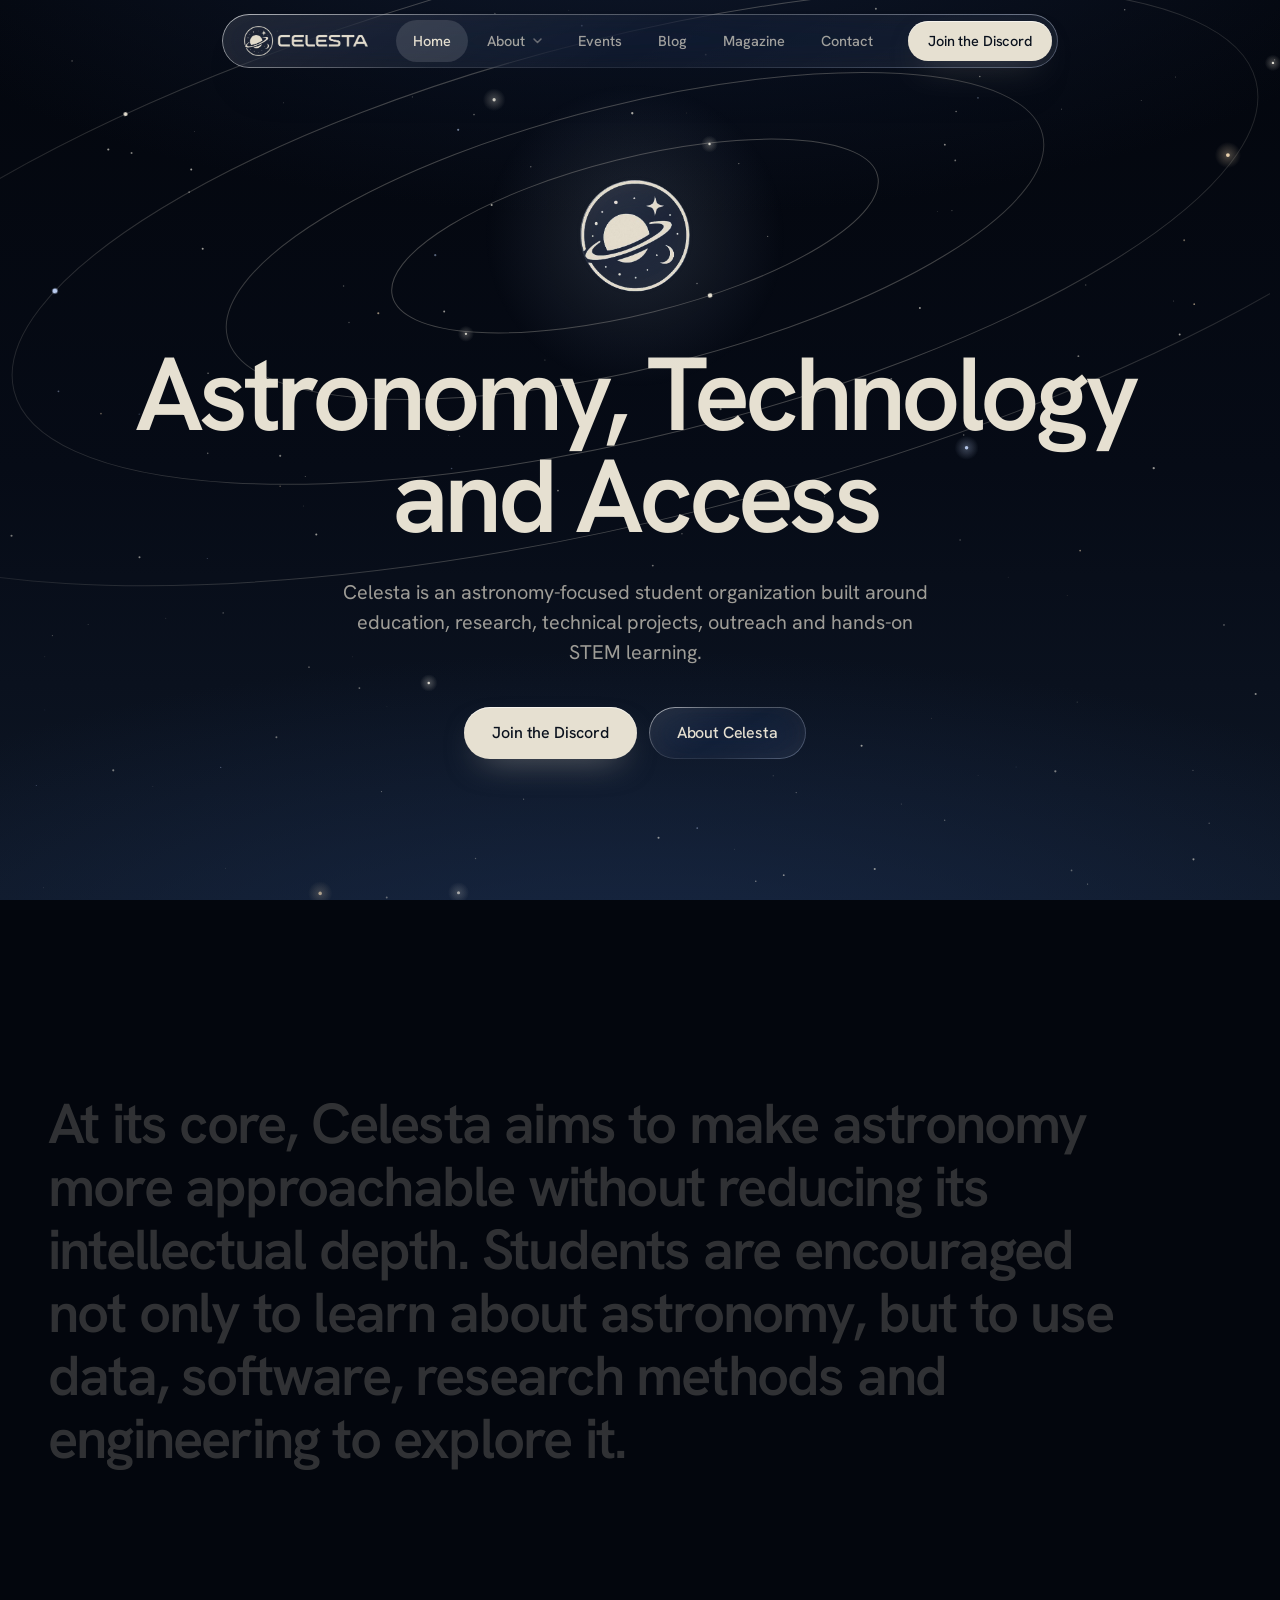
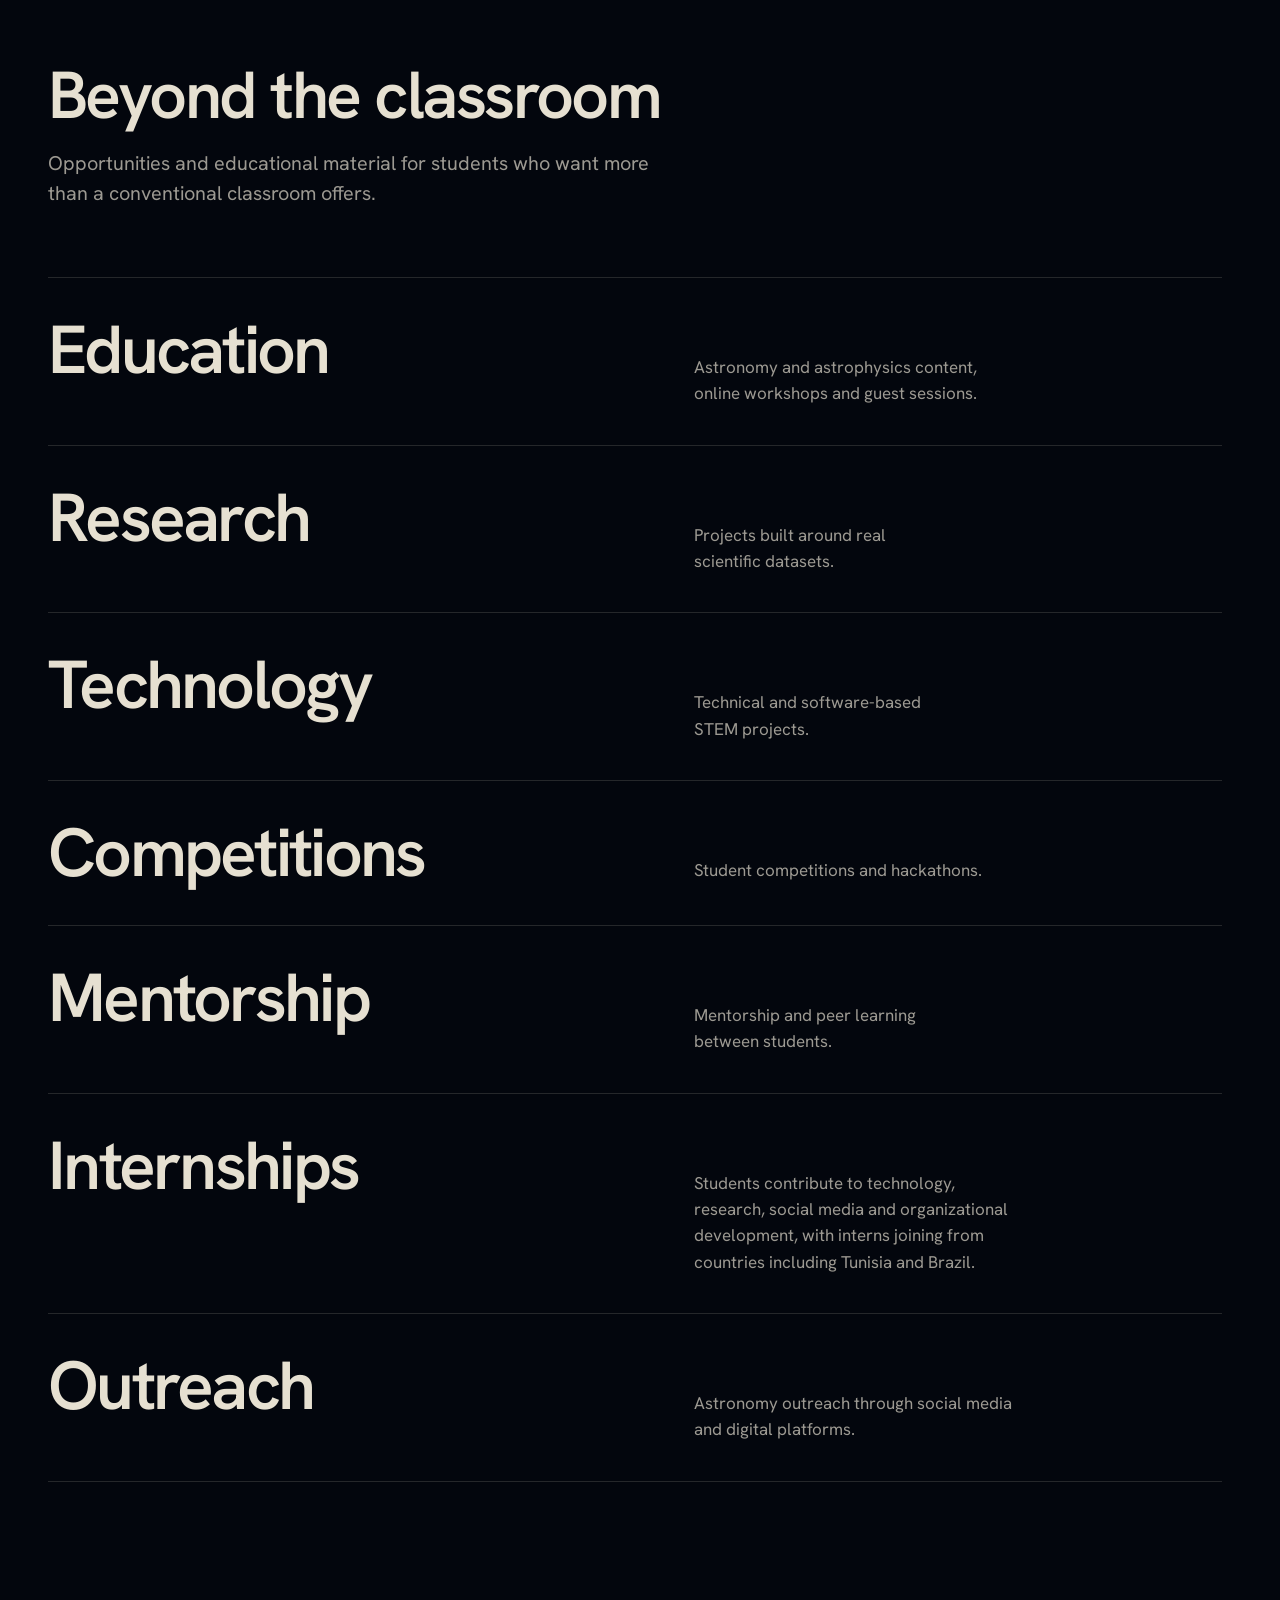
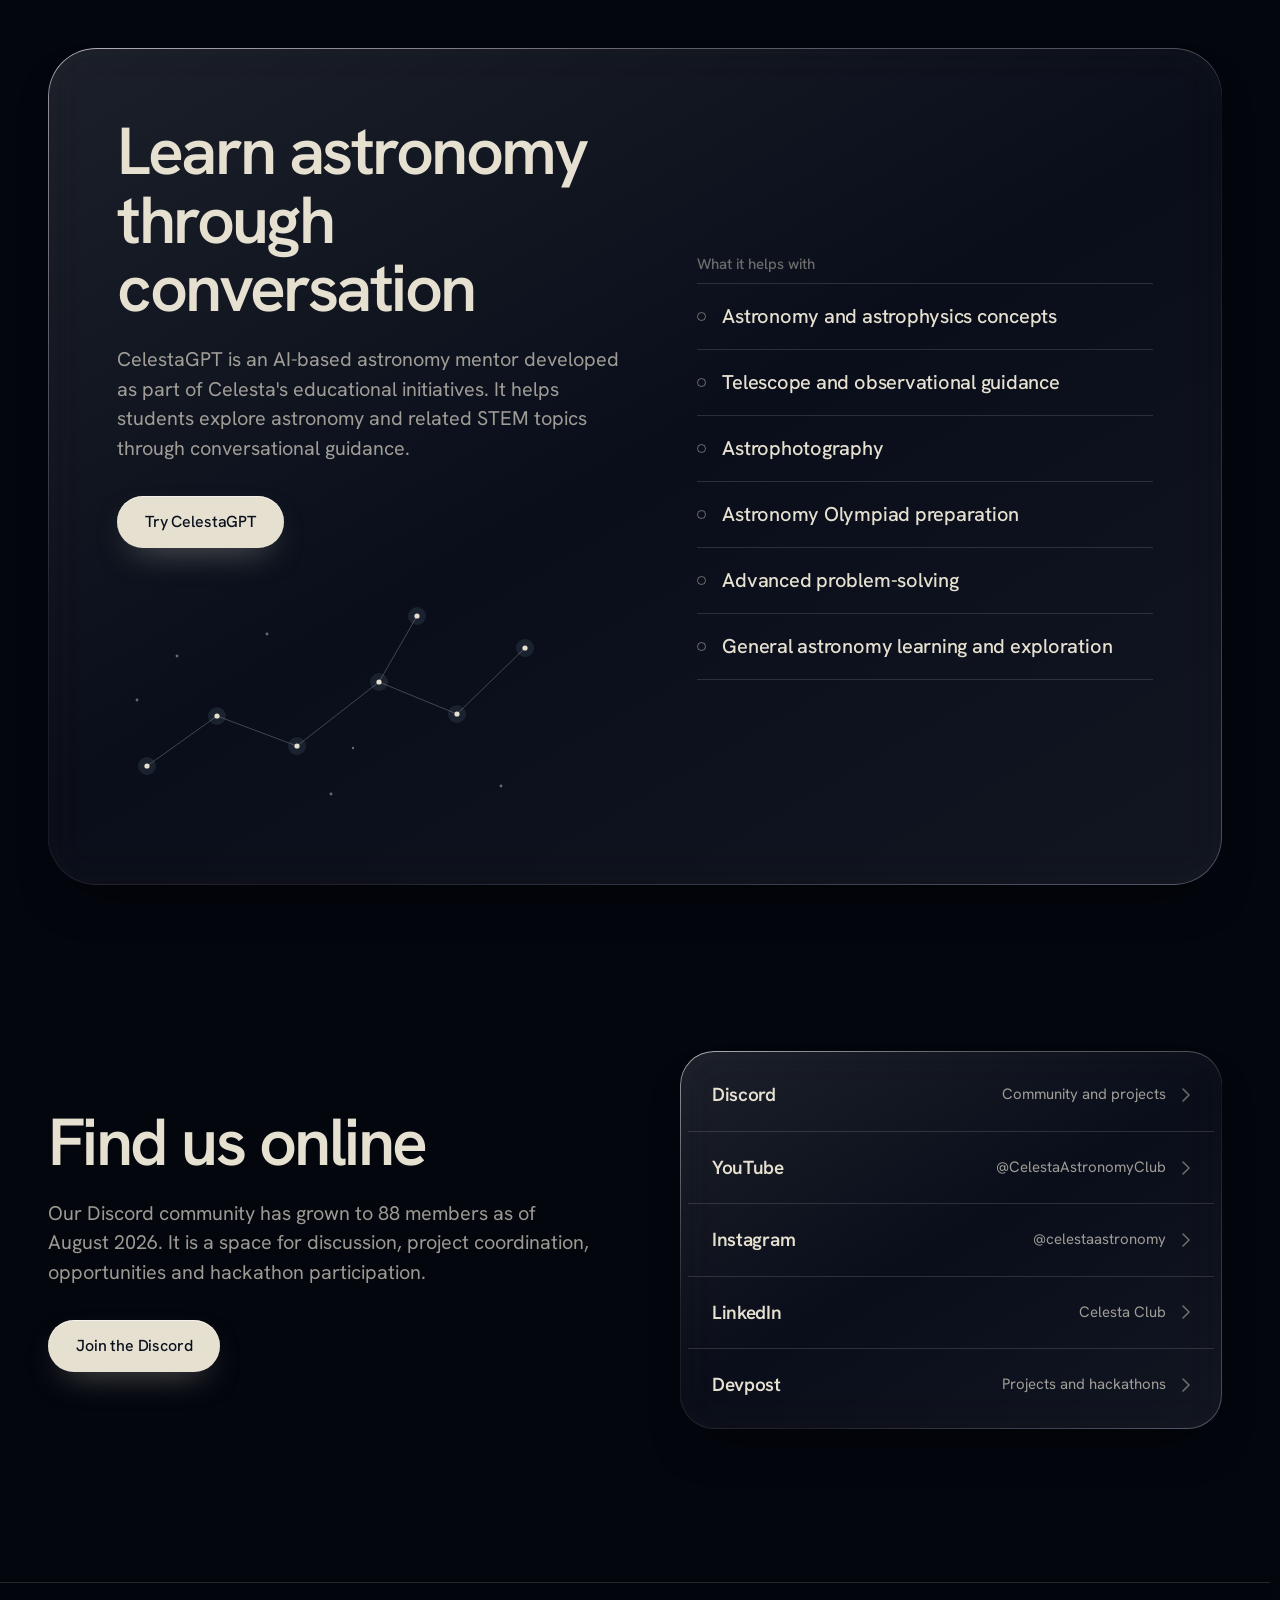
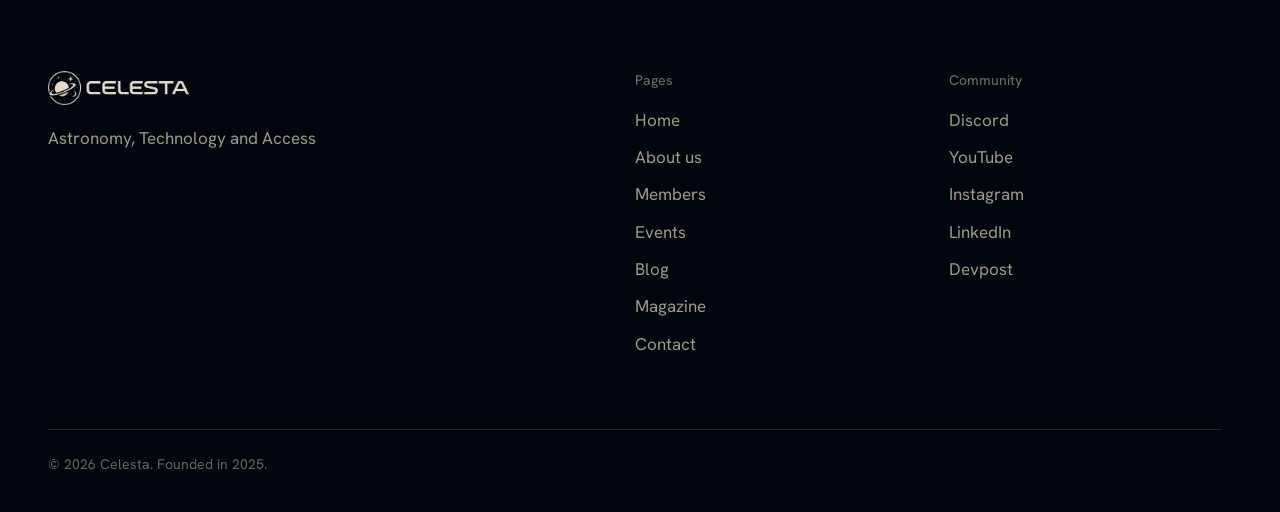
<file: index.html>
<!DOCTYPE html>
<html lang="en">
<head>
  <meta charset="utf-8">
  <meta name="viewport" content="width=device-width, initial-scale=1, viewport-fit=cover">

  <title>Celesta | Astronomy, Technology and Access</title>
  <meta name="description" content="Celesta is an astronomy-focused student organization built around education, research, technical projects, outreach and hands-on STEM learning.">
  <meta name="theme-color" content="#03060d">

  <link rel="icon" href="favicon.ico" sizes="any">
  <link rel="icon" type="image/png" sizes="32x32" href="assets/img/favicon-32.png">
  <link rel="apple-touch-icon" href="assets/img/apple-touch-icon.png">

  <!-- Link previews (WhatsApp, Discord, LinkedIn).
       Once the domain is connected, change the image address below to the full one,
       for example https://yourdomain.org/assets/img/og-image.png -->
  <meta property="og:type" content="website">
  <meta property="og:site_name" content="Celesta">
  <meta property="og:title" content="Celesta | Astronomy, Technology and Access">
  <meta property="og:description" content="A student organization built around astronomy education, research, technical projects, outreach and hands-on STEM learning.">
  <meta property="og:image" content="assets/img/og-image.png">
  <meta name="twitter:card" content="summary_large_image">

  <link rel="stylesheet" href="assets/css/style.css">
  <script src="assets/js/site.js" defer></script>
</head>

<body data-page="home">
  <a class="skip" href="#main">Skip to content</a>

  <!-- Navigation. Built by assets/js/site.js. Change links and pages there. -->
  <header data-layout="header"></header>

  <main id="main">

    <!-- ===== HERO ======================================================= -->
    <section class="hero">
      <div class="hero-inner">

        <div class="emblem">
          <!-- Orbit lines drawn around the emblem. Decorative only. -->
          <svg class="orbits" viewBox="-1100 -520 2200 1040" width="2200" height="1040" aria-hidden="true" focusable="false">
            <defs>
              <radialGradient id="orbit-fade" cx="0" cy="0" r="1000" gradientUnits="userSpaceOnUse">
                <stop offset="0.28" stop-color="#e6e0d1" stop-opacity=".27"/>
                <stop offset="1" stop-color="#e6e0d1" stop-opacity="0"/>
              </radialGradient>
            </defs>
            <g transform="rotate(-14)">
              <ellipse rx="250" ry="78"  pathLength="1"/>
              <ellipse rx="420" ry="132" pathLength="1"/>
              <ellipse rx="640" ry="200" pathLength="1"/>
              <ellipse rx="900" ry="282" pathLength="1"/>

              <circle r="2.3" fill="#e6e0d1">
                <animateMotion dur="70s"  begin="-12s"  repeatCount="indefinite" path="M250 0 A250 78 0 1 1 -250 0 A250 78 0 1 1 250 0"/>
              </circle>
              <circle r="3.2" fill="#e6e0d1">
                <animateMotion dur="110s" begin="-48s"  repeatCount="indefinite" path="M420 0 A420 132 0 1 1 -420 0 A420 132 0 1 1 420 0"/>
              </circle>
              <circle r="2.6" fill="#b9cbef">
                <animateMotion dur="170s" begin="-90s"  repeatCount="indefinite" path="M640 0 A640 200 0 1 1 -640 0 A640 200 0 1 1 640 0"/>
              </circle>
              <circle r="2" fill="#e6e0d1">
                <animateMotion dur="240s" begin="-150s" repeatCount="indefinite" path="M900 0 A900 282 0 1 1 -900 0 A900 282 0 1 1 900 0"/>
              </circle>
            </g>
          </svg>

          <span class="emblem-disc glass" aria-hidden="true"></span>
          <img src="assets/img/logo_transparent.png" alt="Celesta" width="116" height="116" fetchpriority="high">
        </div>

        <h1>Astronomy, Technology <br class="wide">and Access</h1>

        <p class="lead">Celesta is an astronomy-focused student organization built around education, research, technical projects, outreach and hands-on STEM learning.</p>

        <div class="actions">
          <!-- The Discord button hides itself until the invite link is added in assets/js/site.js -->
          <a class="btn btn-primary" data-link="discord" href="#">Join the Discord</a>
          <a class="btn btn-glass glass" href="about.html">About Celesta</a>
        </div>

      </div>
    </section>


    <!-- ===== STATEMENT ================================================== -->
    <!-- The words light up one by one as this paragraph scrolls into view. -->
    <section class="statement">
      <div class="wrap">
        <p class="scrub" data-scrub>At its core, Celesta aims to make astronomy more approachable without reducing its intellectual depth. Students are encouraged not only to learn about astronomy, but to use data, software, research methods and engineering to explore it.</p>
      </div>
    </section>


    <!-- ===== WHAT WE DO ================================================= -->
    <!-- To add a row, copy one <li> below and change the title and the sentence. -->
    <section class="work">
      <div class="wrap">
        <div class="work-head">
          <h2>Beyond the classroom</h2>
          <p class="lead">Opportunities and educational material for students who want more than a conventional classroom offers.</p>
        </div>

        <ul class="index">
          <li>
            <h3>Education</h3>
            <p>Astronomy and astrophysics content, online workshops and guest sessions.</p>
          </li>
          <li>
            <h3>Research</h3>
            <p>Projects built around real scientific datasets.</p>
          </li>
          <li>
            <h3>Technology</h3>
            <p>Technical and software-based STEM projects.</p>
          </li>
          <li>
            <h3>Competitions</h3>
            <p>Student competitions and hackathons.</p>
          </li>
          <li>
            <h3>Mentorship</h3>
            <p>Mentorship and peer learning between students.</p>
          </li>
          <li>
            <h3>Internships</h3>
            <p>Students contribute to technology, research, social media and organizational development, with interns joining from countries including Tunisia and Brazil.</p>
          </li>
          <li>
            <h3>Outreach</h3>
            <p>Astronomy outreach through social media and digital platforms.</p>
          </li>
        </ul>
      </div>
    </section>


    <!-- ===== CELESTAGPT ================================================= -->
    <section class="gpt">
      <div class="wrap">
        <div class="panel glass spot">

          <div class="panel-copy">
            <h2>Learn astronomy through conversation</h2>
            <p class="lead">CelestaGPT is an AI-based astronomy mentor developed as part of Celesta's educational initiatives. It helps students explore astronomy and related STEM topics through conversational guidance.</p>

            <!-- Hides itself until the CelestaGPT link is added in assets/js/site.js -->
            <a class="btn btn-primary" data-link="celestagpt" href="#">Try CelestaGPT</a>

            <!-- Decorative constellation -->
            <svg class="constellation" viewBox="0 0 440 220" aria-hidden="true" focusable="false">
              <line x1="30"  y1="170" x2="100" y2="120"/>
              <line x1="100" y1="120" x2="180" y2="150"/>
              <line x1="180" y1="150" x2="262" y2="86"/>
              <line x1="262" y1="86"  x2="340" y2="118"/>
              <line x1="340" y1="118" x2="408" y2="52"/>
              <line x1="262" y1="86"  x2="300" y2="20"/>
              <g class="halo">
                <circle cx="30" cy="170" r="9"/><circle cx="100" cy="120" r="9"/><circle cx="180" cy="150" r="9"/>
                <circle cx="262" cy="86" r="9"/><circle cx="340" cy="118" r="9"/><circle cx="408" cy="52" r="9"/><circle cx="300" cy="20" r="9"/>
              </g>
              <g class="dot">
                <circle cx="30" cy="170" r="2.6"/><circle cx="100" cy="120" r="2.6"/><circle cx="180" cy="150" r="2.6"/>
                <circle cx="262" cy="86" r="2.6"/><circle cx="340" cy="118" r="2.6"/><circle cx="408" cy="52" r="2.6"/><circle cx="300" cy="20" r="2.6"/>
              </g>
              <g class="dust">
                <circle cx="60" cy="60" r="1.4"/><circle cx="150" cy="38" r="1.4"/><circle cx="214" cy="198" r="1.4"/>
                <circle cx="384" cy="190" r="1.4"/><circle cx="20" cy="104" r="1.4"/><circle cx="236" cy="152" r="1.2"/>
              </g>
            </svg>
          </div>

          <div class="uses-wrap">
            <p class="uses-title">What it helps with</p>
            <ul class="uses">
              <li>Astronomy and astrophysics concepts</li>
              <li>Telescope and observational guidance</li>
              <li>Astrophotography</li>
              <li>Astronomy Olympiad preparation</li>
              <li>Advanced problem-solving</li>
              <li>General astronomy learning and exploration</li>
            </ul>
          </div>

        </div>
      </div>
    </section>


    <!-- ===== COMMUNITY ================================================== -->
    <!-- Member count and date come from assets/js/site.js (discord.members, discord.asOf).
         Each row hides itself until its link is filled in there. -->
    <section class="community">
      <div class="wrap community-grid">

        <div>
          <h2>Find us online</h2>
          <p class="lead">Our Discord community has grown to <span data-site="members">88</span> members as of <span data-site="membersDate">August 2026</span>. It is a space for discussion, project coordination, opportunities and hackathon participation.</p>
          <a class="btn btn-primary" data-link="discord" href="#">Join the Discord</a>
        </div>

        <ul class="rows glass spot">
          <li>
            <a data-link="discord" href="#">
              <span class="r-name">Discord</span>
              <span class="r-meta">Community and projects</span>
              <svg viewBox="0 0 8 14" fill="none" aria-hidden="true"><path d="M1 1l6 6-6 6" stroke="currentColor" stroke-width="1.6" stroke-linecap="round" stroke-linejoin="round"/></svg>
            </a>
          </li>
          <li>
            <a data-link="youtube" href="#">
              <span class="r-name">YouTube</span>
              <span class="r-meta">@CelestaAstronomyClub</span>
              <svg viewBox="0 0 8 14" fill="none" aria-hidden="true"><path d="M1 1l6 6-6 6" stroke="currentColor" stroke-width="1.6" stroke-linecap="round" stroke-linejoin="round"/></svg>
            </a>
          </li>
          <li>
            <a data-link="instagram" href="#">
              <span class="r-name">Instagram</span>
              <span class="r-meta">@celestaastronomy</span>
              <svg viewBox="0 0 8 14" fill="none" aria-hidden="true"><path d="M1 1l6 6-6 6" stroke="currentColor" stroke-width="1.6" stroke-linecap="round" stroke-linejoin="round"/></svg>
            </a>
          </li>
          <li>
            <a data-link="linkedin" href="#">
              <span class="r-name">LinkedIn</span>
              <span class="r-meta">Celesta Club</span>
              <svg viewBox="0 0 8 14" fill="none" aria-hidden="true"><path d="M1 1l6 6-6 6" stroke="currentColor" stroke-width="1.6" stroke-linecap="round" stroke-linejoin="round"/></svg>
            </a>
          </li>
          <li>
            <a data-link="devpost" href="#">
              <span class="r-name">Devpost</span>
              <span class="r-meta">Projects and hackathons</span>
              <svg viewBox="0 0 8 14" fill="none" aria-hidden="true"><path d="M1 1l6 6-6 6" stroke="currentColor" stroke-width="1.6" stroke-linecap="round" stroke-linejoin="round"/></svg>
            </a>
          </li>
        </ul>

      </div>
    </section>

  </main>

  <!-- Footer. Built by assets/js/site.js. -->
  <footer data-layout="footer"></footer>
</body>
</html>
</file>
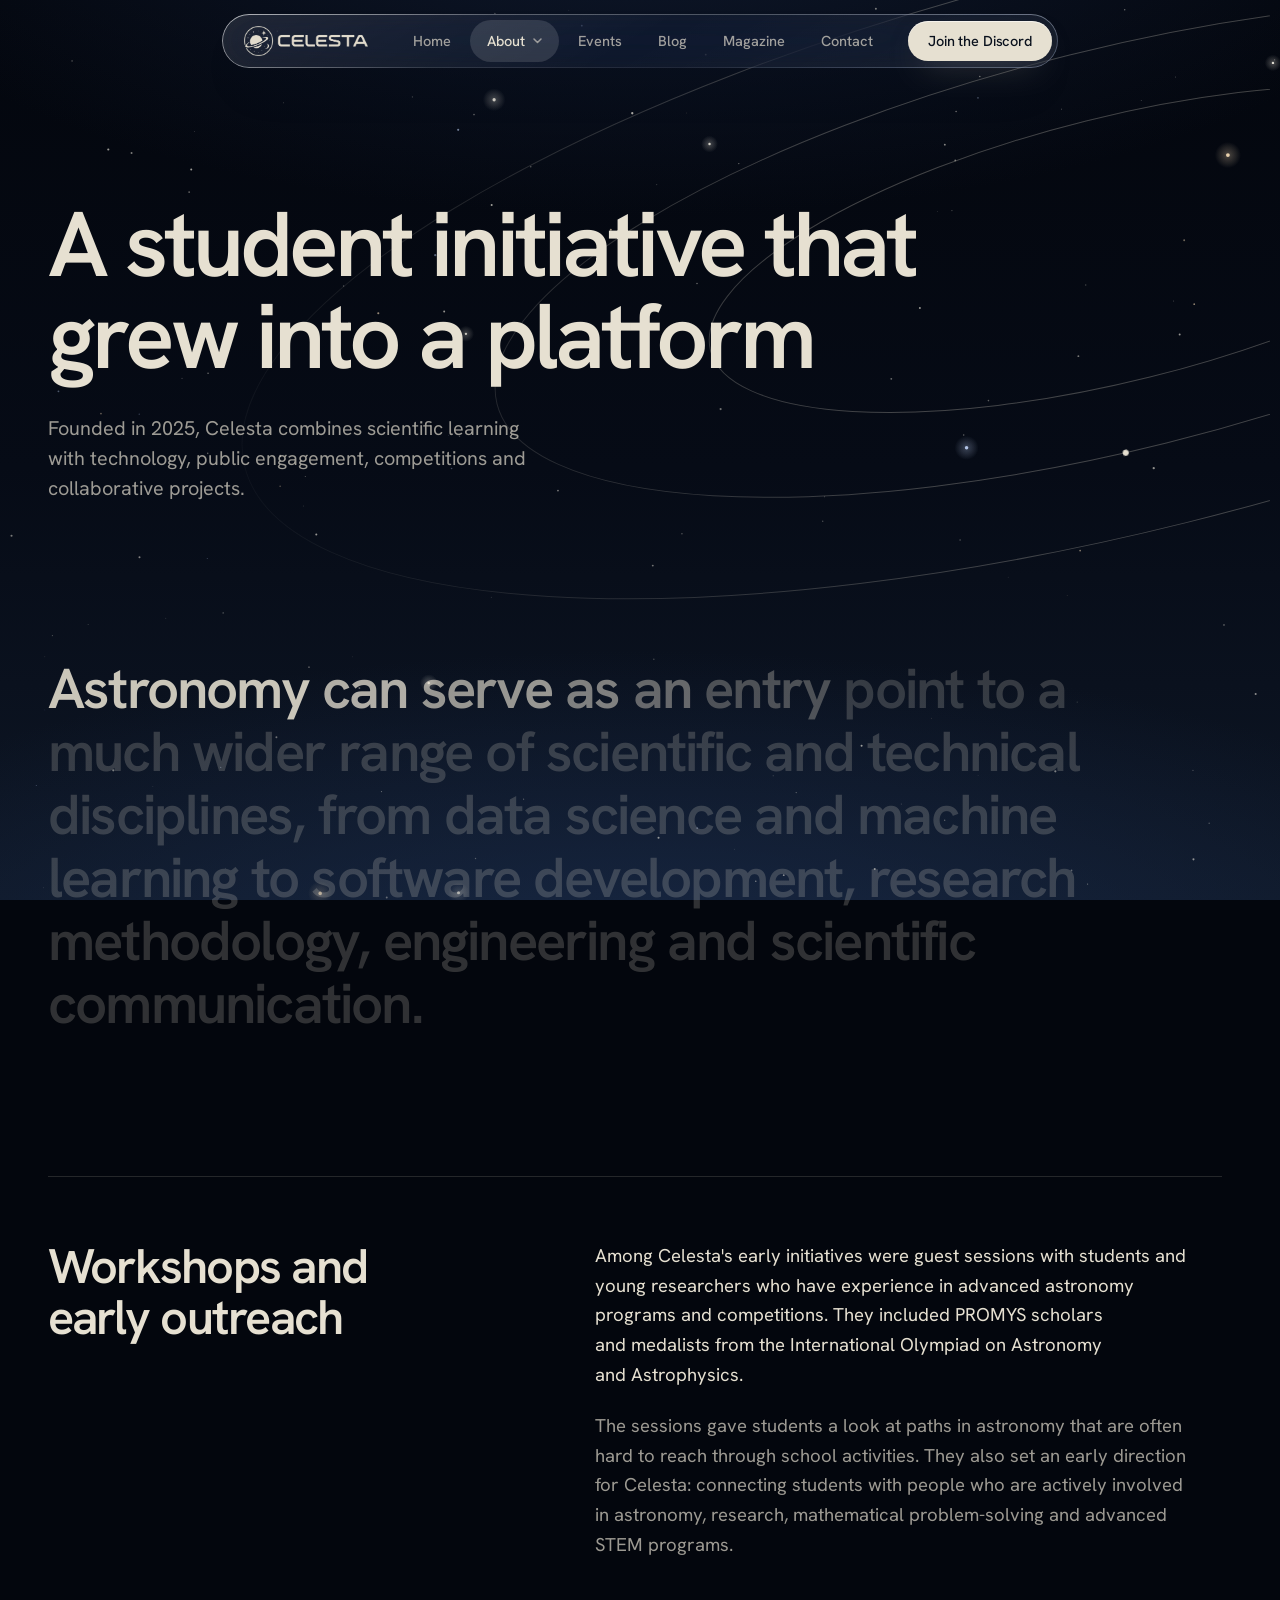
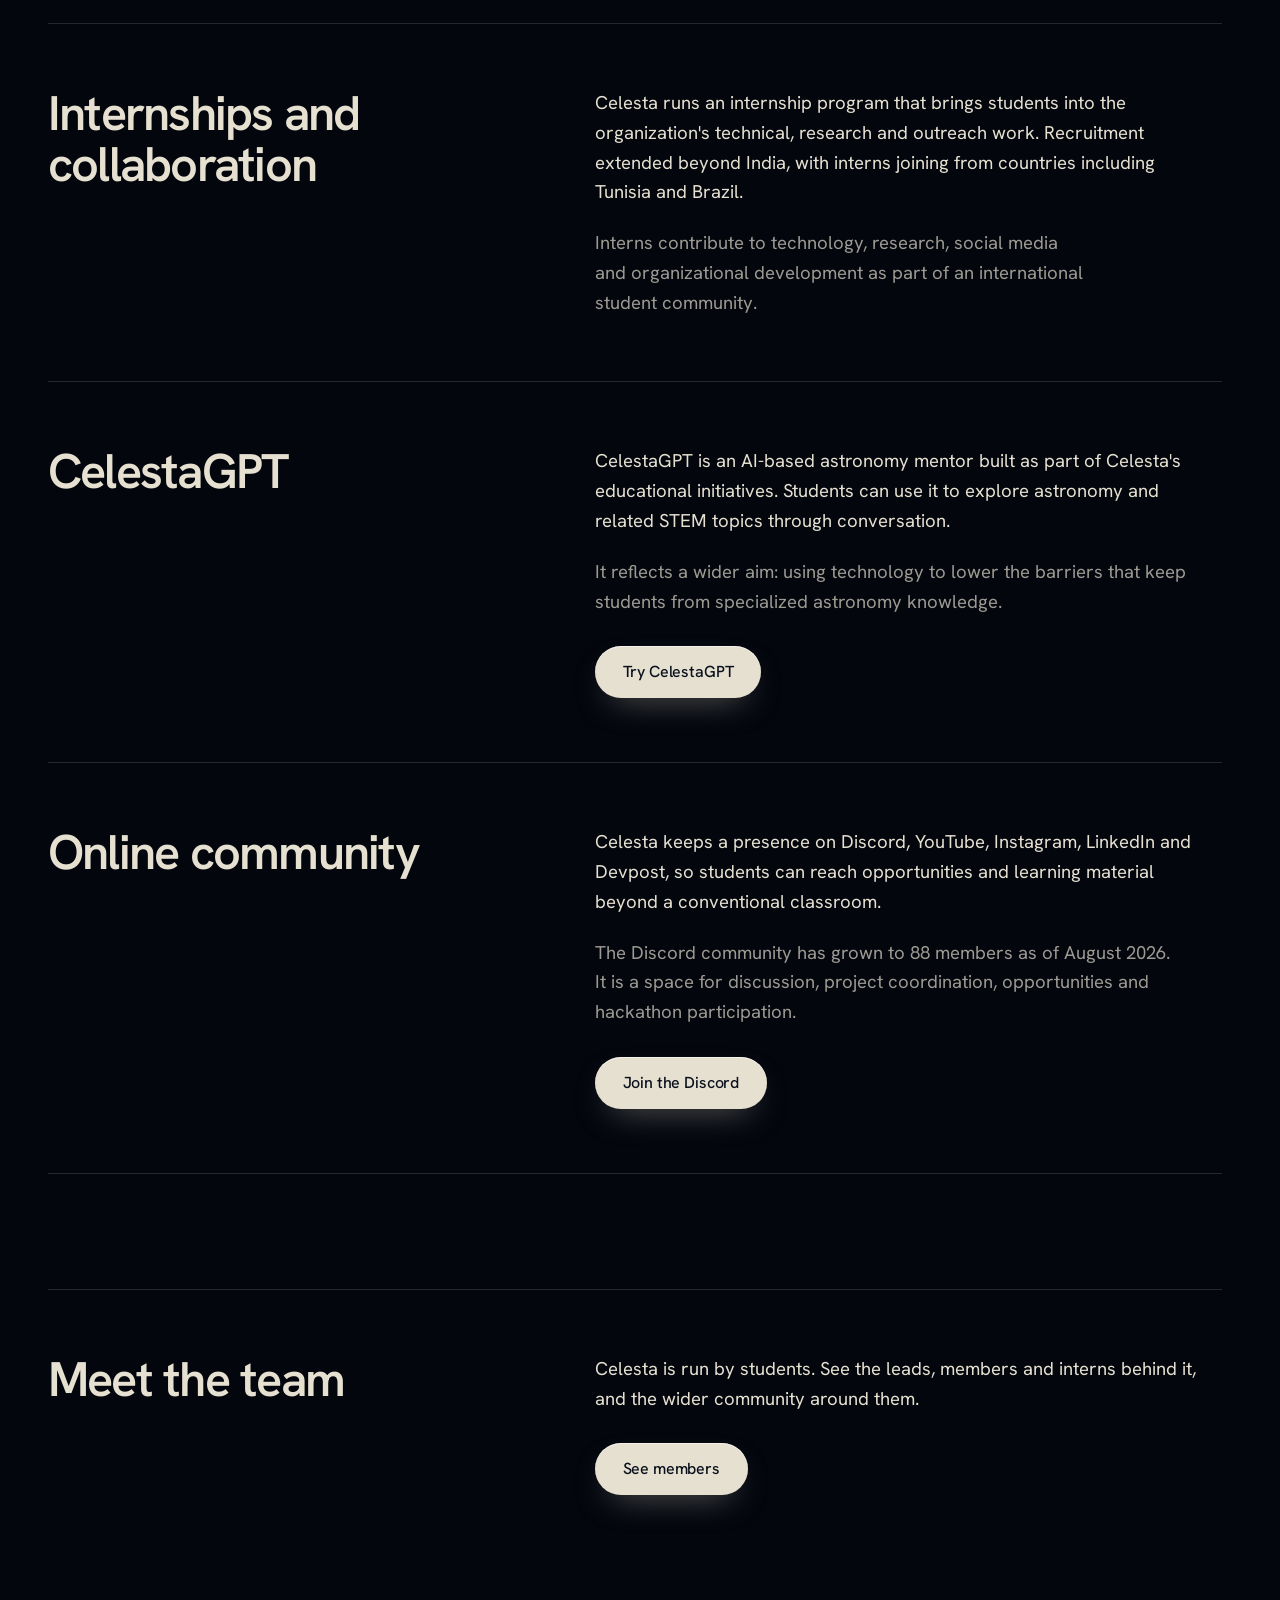
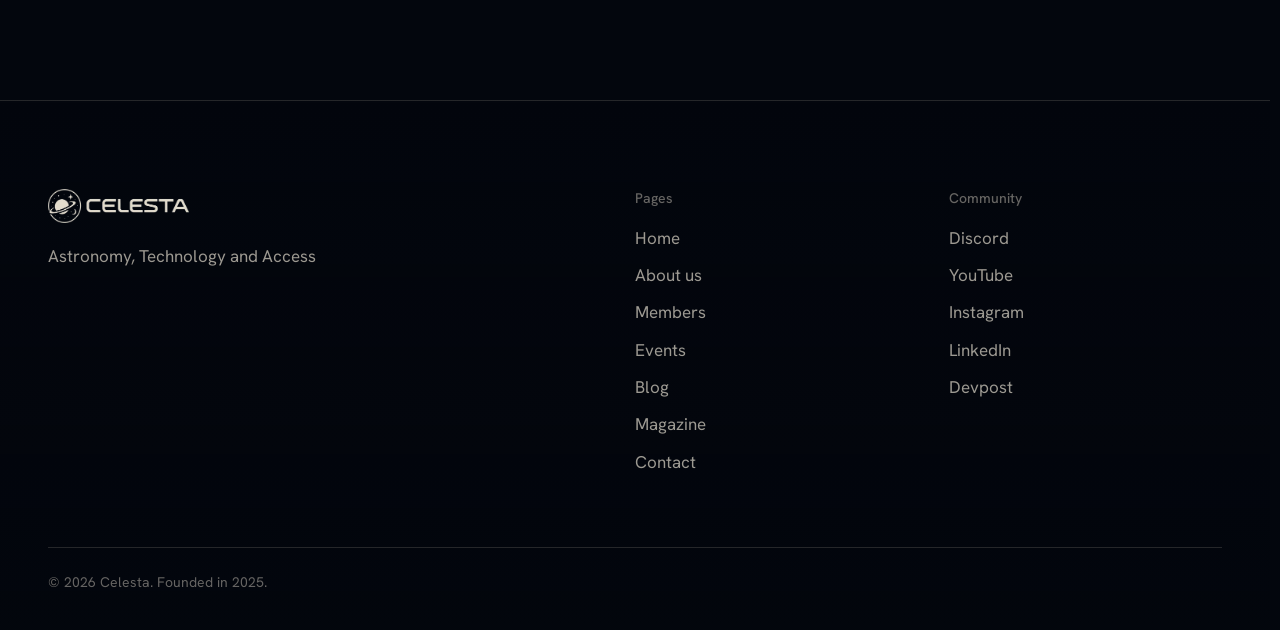
<file: about.html>
<!DOCTYPE html>
<html lang="en">
<head>
  <meta charset="utf-8">
  <meta name="viewport" content="width=device-width, initial-scale=1, viewport-fit=cover">

  <title>About | Celesta</title>
  <meta name="description" content="Celesta began in 2025 as a small student initiative and has grown into a student-led platform for astronomy education, research, technology and competitions.">
  <meta name="theme-color" content="#03060d">

  <link rel="icon" href="favicon.ico" sizes="any">
  <link rel="icon" type="image/png" sizes="32x32" href="assets/img/favicon-32.png">
  <link rel="apple-touch-icon" href="assets/img/apple-touch-icon.png">

  <!-- Link previews: see the note about the full image address in index.html -->
  <meta property="og:type" content="website">
  <meta property="og:site_name" content="Celesta">
  <meta property="og:title" content="About | Celesta">
  <meta property="og:description" content="Celesta began in 2025 as a small student initiative and has grown into a student-led platform for astronomy education, research, technology and competitions.">
  <meta property="og:image" content="assets/img/og-image.png">
  <meta name="twitter:card" content="summary_large_image">

  <link rel="stylesheet" href="assets/css/style.css">
  <script src="assets/js/site.js" defer></script>
</head>

<body data-page="about">
  <a class="skip" href="#main">Skip to content</a>

  <!-- Navigation. Built by assets/js/site.js. -->
  <header data-layout="header"></header>

  <main id="main">

    <!-- ===== PAGE HEADER ================================================ -->
    <section class="page-head">
      <!-- Orbit lines, decorative only -->
      <svg class="orbits" viewBox="-1100 -520 2200 1040" width="2200" height="1040" aria-hidden="true" focusable="false">
        <defs>
          <radialGradient id="orbit-fade" cx="0" cy="0" r="1000" gradientUnits="userSpaceOnUse">
            <stop offset="0.28" stop-color="#e6e0d1" stop-opacity=".27"/>
            <stop offset="1" stop-color="#e6e0d1" stop-opacity="0"/>
          </radialGradient>
        </defs>
        <g transform="rotate(-14)">
          <ellipse rx="420" ry="132" pathLength="1"/>
          <ellipse rx="640" ry="200" pathLength="1"/>
          <ellipse rx="900" ry="282" pathLength="1"/>
          <circle r="3" fill="#e6e0d1">
            <animateMotion dur="120s" begin="-30s" repeatCount="indefinite" path="M640 0 A640 200 0 1 1 -640 0 A640 200 0 1 1 640 0"/>
          </circle>
        </g>
      </svg>

      <div class="wrap">
        <h1>A student initiative that grew into a platform</h1>
        <p class="lead">Founded in 2025, Celesta combines scientific learning with technology, public engagement, competitions and collaborative projects.</p>
      </div>
    </section>


    <!-- ===== STATEMENT ================================================== -->
    <!-- The words light up one by one as this paragraph scrolls into view. -->
    <section class="statement">
      <div class="wrap">
        <p class="scrub" data-scrub>Astronomy can serve as an entry point to a much wider range of scientific and technical disciplines, from data science and machine learning to software development, research methodology, engineering and scientific communication.</p>
      </div>
    </section>


    <!-- ===== STORY ====================================================== -->
    <!-- To add a section, copy one <div class="split"> block and change the heading and text.
         The first paragraph of each block shows slightly brighter than the rest. -->
    <section class="story">
      <div class="wrap">

        <div class="split">
          <h2>Workshops and early outreach</h2>
          <div class="prose">
            <p>Among Celesta's early initiatives were guest sessions with students and young researchers who have experience in advanced astronomy programs and competitions. They included PROMYS scholars and medalists from the International Olympiad on Astronomy and Astrophysics.</p>
            <p>The sessions gave students a look at paths in astronomy that are often hard to reach through school activities. They also set an early direction for Celesta: connecting students with people who are actively involved in astronomy, research, mathematical problem-solving and advanced STEM programs.</p>
          </div>
        </div>

        <div class="split">
          <h2>Internships and collaboration</h2>
          <div class="prose">
            <p>Celesta runs an internship program that brings students into the organization's technical, research and outreach work. Recruitment extended beyond India, with interns joining from countries including Tunisia and Brazil.</p>
            <p>Interns contribute to technology, research, social media and organizational development as part of an international student community.</p>
          </div>
        </div>

        <div class="split">
          <h2>CelestaGPT</h2>
          <div class="prose">
            <p>CelestaGPT is an AI-based astronomy mentor built as part of Celesta's educational initiatives. Students can use it to explore astronomy and related STEM topics through conversation.</p>
            <p>It reflects a wider aim: using technology to lower the barriers that keep students from specialized astronomy knowledge.</p>
            <!-- Hides itself until the CelestaGPT link is added in assets/js/site.js -->
            <a class="btn btn-primary" data-link="celestagpt" href="#">Try CelestaGPT</a>
          </div>
        </div>

        <div class="split">
          <h2>Online community</h2>
          <div class="prose">
            <p>Celesta keeps a presence on Discord, YouTube, Instagram, LinkedIn and Devpost, so students can reach opportunities and learning material beyond a conventional classroom.</p>
            <!-- Member count and date come from assets/js/site.js -->
            <p>The Discord community has grown to <span data-site="members">88</span> members as of <span data-site="membersDate">August 2026</span>. It is a space for discussion, project coordination, opportunities and hackathon participation.</p>
            <!-- Hides itself until the Discord invite link is added in assets/js/site.js -->
            <a class="btn btn-primary" data-link="discord" href="#">Join the Discord</a>
          </div>
        </div>

      </div>
    </section>


    <!-- ===== MEMBERS LINK =============================================== -->
    <section class="team">
      <div class="wrap">
        <div class="split">
          <h2>Meet the team</h2>
          <div class="prose">
            <p>Celesta is run by students. See the leads, members and interns behind it, and the wider community around them.</p>
            <a class="btn btn-primary" href="members.html">See members</a>
          </div>
        </div>
      </div>
    </section>

  </main>

  <!-- Footer. Built by assets/js/site.js. -->
  <footer data-layout="footer"></footer>
</body>
</html>
</file>
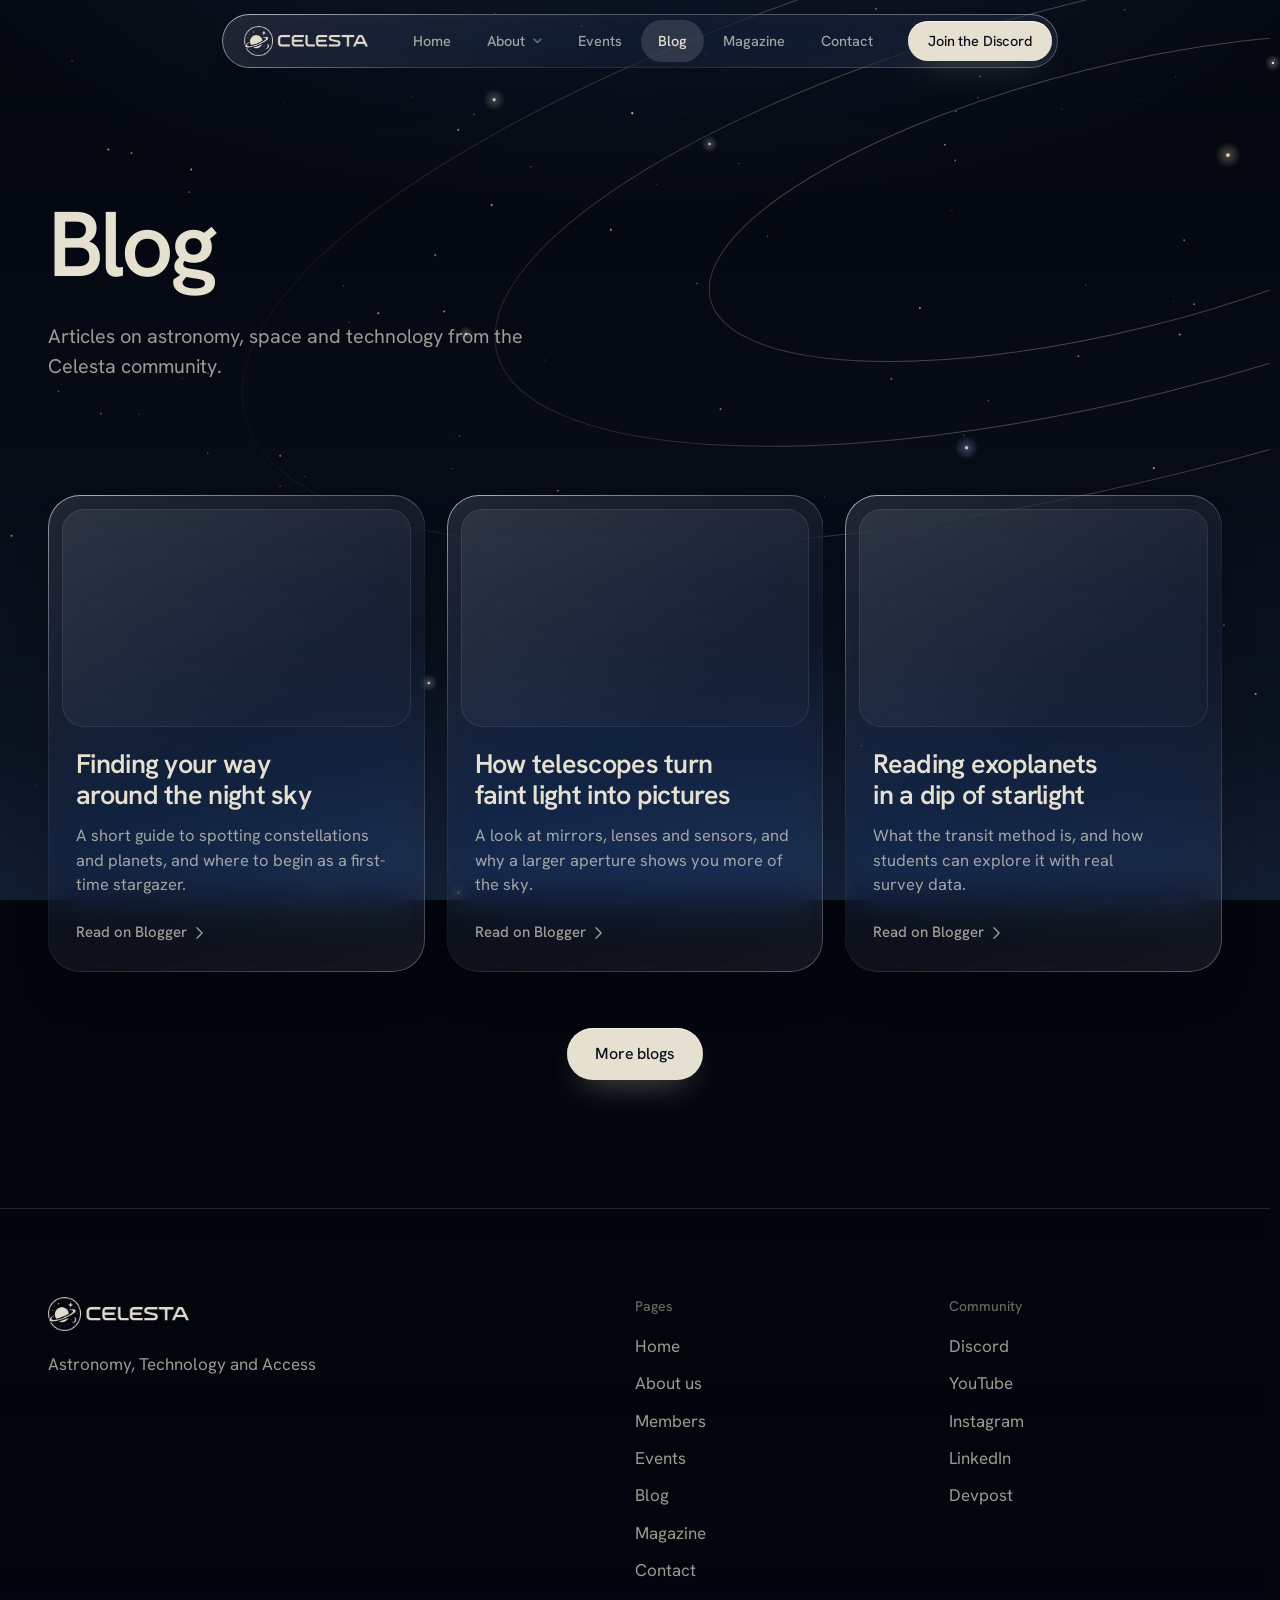
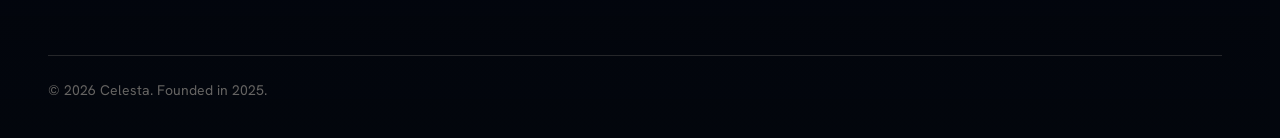
<file: blog.html>
<!DOCTYPE html>
<html lang="en">
<head>
  <meta charset="utf-8">
  <meta name="viewport" content="width=device-width, initial-scale=1, viewport-fit=cover">

  <title>Blog | Celesta</title>
  <meta name="description" content="Articles on astronomy, space and technology from the Celesta community.">
  <meta name="theme-color" content="#03060d">

  <link rel="icon" href="favicon.ico" sizes="any">
  <link rel="icon" type="image/png" sizes="32x32" href="assets/img/favicon-32.png">
  <link rel="apple-touch-icon" href="assets/img/apple-touch-icon.png">

  <!-- Link previews: see the note about the full image address in index.html -->
  <meta property="og:type" content="website">
  <meta property="og:site_name" content="Celesta">
  <meta property="og:title" content="Blog | Celesta">
  <meta property="og:description" content="Articles on astronomy, space and technology from the Celesta community.">
  <meta property="og:image" content="assets/img/og-image.png">
  <meta name="twitter:card" content="summary_large_image">

  <link rel="stylesheet" href="assets/css/style.css">
  <script src="assets/js/site.js" defer></script>
</head>

<body data-page="blog">
  <a class="skip" href="#main">Skip to content</a>

  <!-- Navigation. Built by assets/js/site.js. -->
  <header data-layout="header"></header>

  <main id="main">

    <!-- ===== PAGE HEADER ================================================ -->
    <section class="page-head">
      <!-- Orbit lines, decorative only -->
      <svg class="orbits" viewBox="-1100 -520 2200 1040" width="2200" height="1040" aria-hidden="true" focusable="false">
        <defs>
          <radialGradient id="orbit-fade" cx="0" cy="0" r="1000" gradientUnits="userSpaceOnUse">
            <stop offset="0.28" stop-color="#e6e0d1" stop-opacity=".27"/>
            <stop offset="1" stop-color="#e6e0d1" stop-opacity="0"/>
          </radialGradient>
        </defs>
        <g transform="rotate(-14)">
          <ellipse rx="420" ry="132" pathLength="1"/>
          <ellipse rx="640" ry="200" pathLength="1"/>
          <ellipse rx="900" ry="282" pathLength="1"/>
          <circle r="3" fill="#e6e0d1">
            <animateMotion dur="120s" begin="-15s" repeatCount="indefinite" path="M640 0 A640 200 0 1 1 -640 0 A640 200 0 1 1 640 0"/>
          </circle>
        </g>
      </svg>

      <div class="wrap">
        <h1>Blog</h1>
        <p class="lead">Articles on astronomy, space and technology from the Celesta community.</p>
      </div>
    </section>


    <!-- ===== POSTS ====================================================== -->
    <!-- These three are placeholders. For each one, change the title, the sentence and the link
         (the href on the title), and add a picture:
         put <img src="assets/img/blog/your-image.jpg" alt="..."> inside the .media box
         and delete aria-hidden="true" on that box. Clicking anywhere on a card opens its link. -->
    <section class="listing listing--last">
      <div class="wrap">

        <div class="card-grid card-grid--3">

          <article class="card glass spot" data-cursor-area>
            <div class="media" aria-hidden="true"><!-- Picture goes here --></div>
            <div class="card-text">
              <h2 class="card-title"><a class="card-link" href="https://www.blogger.com" target="_blank" rel="noopener">Finding your way around the night sky</a></h2>
              <p class="card-blurb">A short guide to spotting constellations and planets, and where to begin as a first-time stargazer.</p>
            </div>
            <span class="card-cta">Read on Blogger <svg viewBox="0 0 8 14" fill="none" aria-hidden="true"><path d="M1 1l6 6-6 6" stroke="currentColor" stroke-width="1.6" stroke-linecap="round" stroke-linejoin="round"/></svg></span>
          </article>

          <article class="card glass spot" data-cursor-area>
            <div class="media" aria-hidden="true"><!-- Picture goes here --></div>
            <div class="card-text">
              <h2 class="card-title"><a class="card-link" href="https://www.blogger.com" target="_blank" rel="noopener">How telescopes turn faint light into pictures</a></h2>
              <p class="card-blurb">A look at mirrors, lenses and sensors, and why a larger aperture shows you more of the sky.</p>
            </div>
            <span class="card-cta">Read on Blogger <svg viewBox="0 0 8 14" fill="none" aria-hidden="true"><path d="M1 1l6 6-6 6" stroke="currentColor" stroke-width="1.6" stroke-linecap="round" stroke-linejoin="round"/></svg></span>
          </article>

          <article class="card glass spot" data-cursor-area>
            <div class="media" aria-hidden="true"><!-- Picture goes here --></div>
            <div class="card-text">
              <h2 class="card-title"><a class="card-link" href="https://www.blogger.com" target="_blank" rel="noopener">Reading exoplanets in a dip of starlight</a></h2>
              <p class="card-blurb">What the transit method is, and how students can explore it with real survey data.</p>
            </div>
            <span class="card-cta">Read on Blogger <svg viewBox="0 0 8 14" fill="none" aria-hidden="true"><path d="M1 1l6 6-6 6" stroke="currentColor" stroke-width="1.6" stroke-linecap="round" stroke-linejoin="round"/></svg></span>
          </article>

        </div>

        <!-- The address is set in assets/js/site.js (links.blog) -->
        <div class="blog-more">
          <a class="btn btn-primary" data-link="blog" href="#">More blogs</a>
        </div>

      </div>
    </section>

  </main>

  <!-- Footer. Built by assets/js/site.js. -->
  <footer data-layout="footer"></footer>
</body>
</html>
</file>
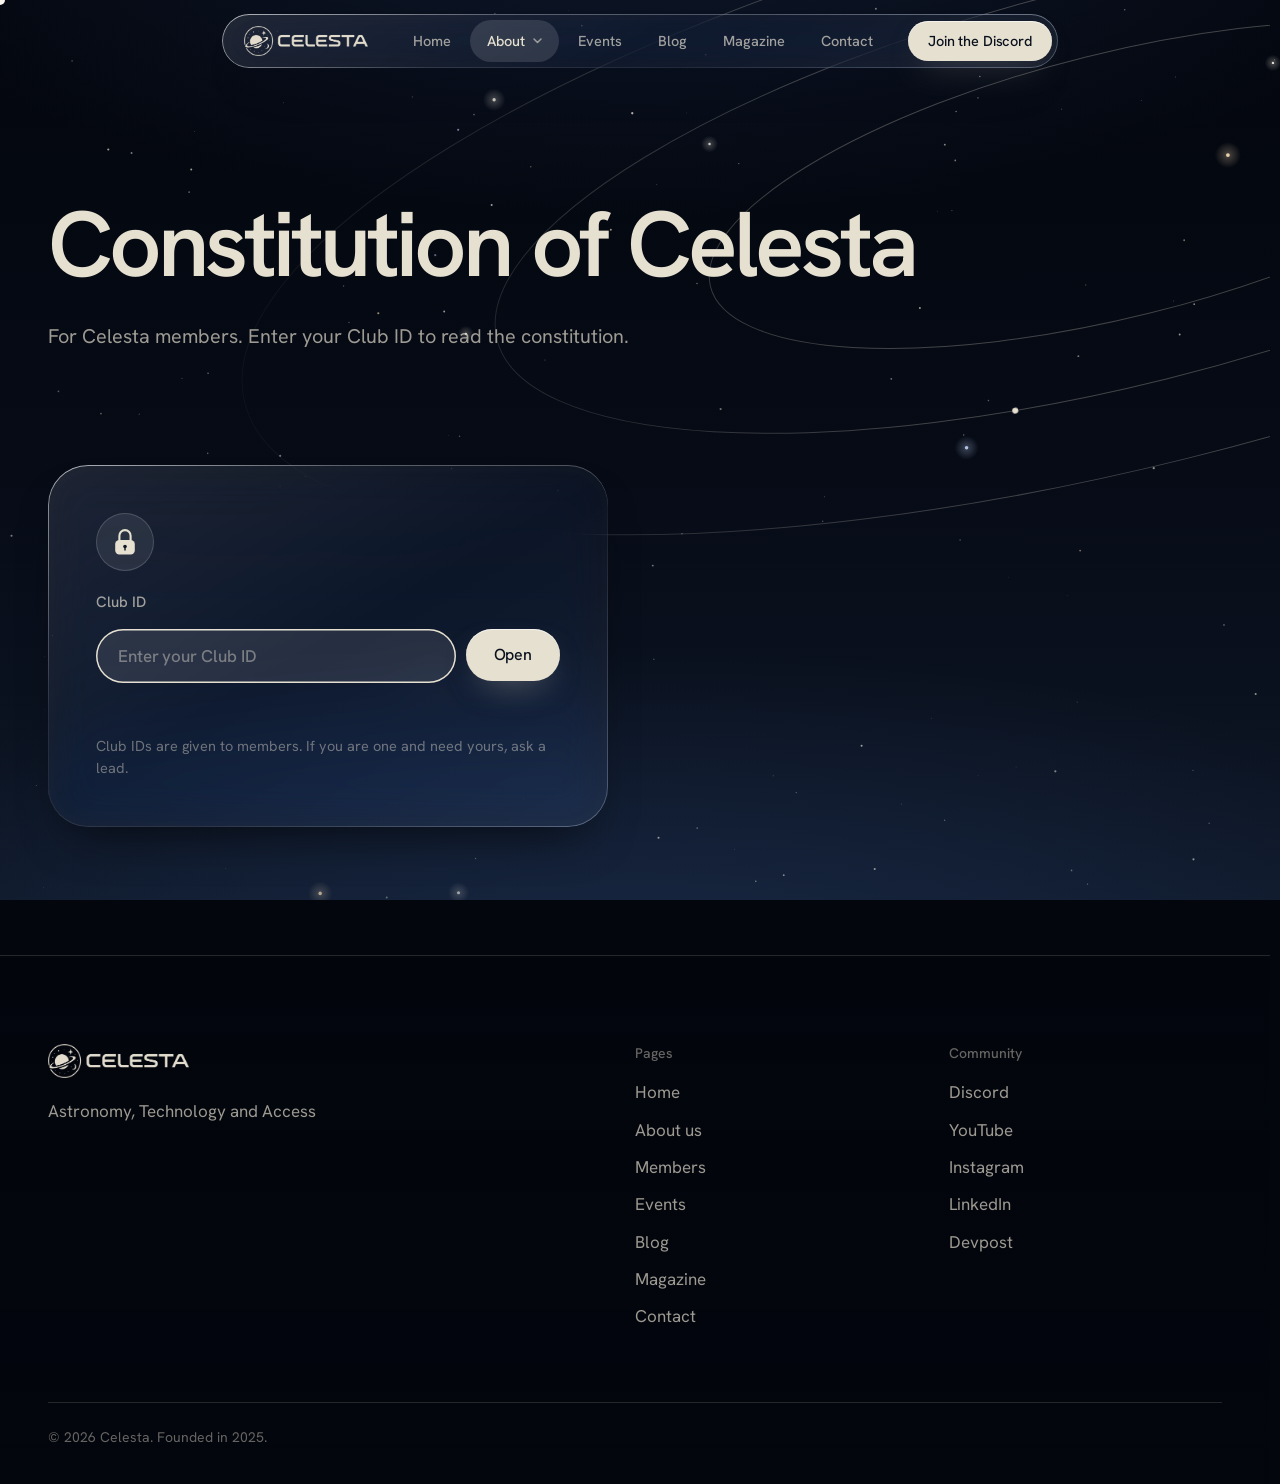
<file: constitution.html>
<!DOCTYPE html>
<html lang="en">
<head>
  <meta charset="utf-8">
  <meta name="viewport" content="width=device-width, initial-scale=1, viewport-fit=cover">

  <title>Constitution | Celesta</title>
  <meta name="description" content="The Celesta constitution, for members.">
  <meta name="robots" content="noindex">
  <meta name="theme-color" content="#03060d">

  <link rel="icon" href="favicon.ico" sizes="any">
  <link rel="icon" type="image/png" sizes="32x32" href="assets/img/favicon-32.png">
  <link rel="apple-touch-icon" href="assets/img/apple-touch-icon.png">

  <link rel="stylesheet" href="assets/css/style.css">
  <link rel="stylesheet" href="assets/css/constitution.css">
  <script src="assets/js/site.js" defer></script>
  <script src="assets/js/constitution.js" defer></script>
</head>

<body data-page="constitution">
  <a class="skip" href="#main">Skip to content</a>

  <!-- Navigation. Built by assets/js/site.js. -->
  <header data-layout="header"></header>

  <main id="main">

    <!-- ===== PAGE HEADER ================================================ -->
    <!-- The sentence under the title changes once a valid Club ID is entered.
         Edit both versions here: data-locked is shown first, data-open after unlocking. -->
    <section class="page-head">
      <!-- Orbit lines, decorative only -->
      <svg class="orbits" viewBox="-1100 -520 2200 1040" width="2200" height="1040" aria-hidden="true" focusable="false">
        <defs>
          <radialGradient id="orbit-fade" cx="0" cy="0" r="1000" gradientUnits="userSpaceOnUse">
            <stop offset="0.28" stop-color="#e6e0d1" stop-opacity=".27"/>
            <stop offset="1" stop-color="#e6e0d1" stop-opacity="0"/>
          </radialGradient>
        </defs>
        <g transform="rotate(-14)">
          <ellipse rx="420" ry="132" pathLength="1"/>
          <ellipse rx="640" ry="200" pathLength="1"/>
          <ellipse rx="900" ry="282" pathLength="1"/>
          <circle r="3" fill="#e6e0d1">
            <animateMotion dur="120s" begin="-35s" repeatCount="indefinite" path="M640 0 A640 200 0 1 1 -640 0 A640 200 0 1 1 640 0"/>
          </circle>
        </g>
      </svg>

      <div class="wrap">
        <h1>Constitution of Celesta</h1>
        <p class="lead" data-lead
           data-locked="For Celesta members. Enter your Club ID to read the constitution."
           data-open="This is how Celesta works: what we stand for, who does what, and how we decide things.">For Celesta members. Enter your Club ID to read the constitution.</p>
      </div>
    </section>


    <!-- ===== CLUB ID GATE =============================================== -->
    <!-- The list of Club IDs is in assets/js/site.js (clubIds). -->
    <section class="gate" data-gate>
      <div class="wrap">
        <form class="gate-panel glass" data-gate-panel data-gate-form novalidate autocomplete="off">
          <div class="gate-lock" aria-hidden="true">
            <svg viewBox="0 0 40 44" fill="none">
              <path class="shackle" d="M12 19V13a8 8 0 0 1 16 0v6" stroke="currentColor" stroke-width="3" stroke-linecap="round"/>
              <rect x="6" y="19" width="28" height="21" rx="6" fill="currentColor"/>
              <circle cx="20" cy="28.5" r="2.6" fill="#0e1726"/>
              <rect x="19" y="29" width="2" height="5.5" rx="1" fill="#0e1726"/>
            </svg>
          </div>

          <label for="club-id">Club ID</label>
          <div class="gate-row">
            <input id="club-id" name="club-id" type="text" placeholder="Enter your Club ID"
                   autocomplete="off" autocapitalize="off" autocorrect="off" spellcheck="false"
                   aria-describedby="gate-message">
            <button class="btn btn-primary" type="submit">Open</button>
          </div>
          <p class="gate-msg" id="gate-message" data-gate-message role="alert"></p>
          <p class="gate-note">Club IDs are given to members. If you are one and need yours, ask a lead.</p>
        </form>
      </div>
    </section>


    <!-- ===== THE CONSTITUTION =========================================== -->
    <!-- Hidden until a valid Club ID is entered.

         This is placeholder text. Replace it with the real constitution:
         - Each <section class="article"> is one numbered part. Its number is automatic.
         - Each <li> inside <ol class="clauses"> is one numbered rule (1.1, 1.2, 2.1 ...). Copy one to add a rule.
         - The boxes are <div class="value glass spot">. Copy one to add a box.
         - To add a part, copy a whole <section class="article"> and also add a matching link in the contents list. -->
    <div class="doc" data-constitution hidden>
      <div class="wrap doc-layout">

        <aside class="doc-toc" aria-label="Contents">
          <p class="doc-toc-title">Contents</p>
          <ol>
            <li><a href="#purpose">Purpose and principles</a></li>
            <li><a href="#values">Core values</a></li>
            <li><a href="#membership">Membership</a></li>
            <li><a href="#roles">Roles and responsibilities</a></li>
            <li><a href="#conduct">Rules and conduct</a></li>
            <li><a href="#decisions">Decisions and amendments</a></li>
          </ol>
          <div class="doc-tools">
            <button class="btn btn-glass btn-sm glass" type="button" data-print>Print</button>
            <button class="btn btn-glass btn-sm glass" type="button" data-lock>Lock</button>
          </div>
        </aside>

        <article class="doc-body">
          <p class="doc-meta">Version 0.1, draft. Last updated October 2026.</p>

          <section class="article" id="purpose">
            <h2>Purpose and principles</h2>
            <p class="intro">Celesta is a student-led astronomy organization built around education, research, technical projects, outreach and hands-on STEM learning. This constitution explains how we work together and what members can expect from the organization and from each other.</p>
            <ol class="clauses">
              <li>Celesta exists to make astronomy approachable without reducing its intellectual depth.</li>
              <li>Astronomy is our entry point to a wider range of science and technology, including data science, software, research methods and engineering.</li>
              <li>Celesta is student-led. Leaders and members are students who volunteer their time.</li>
              <li>We value access. Opportunities and learning material should reach students wherever they are.</li>
              <li>We share credit openly and name the sources, collaborators and mentors behind our work.</li>
            </ol>
          </section>

          <section class="article" id="values">
            <h2>Core values</h2>
            <p class="intro">Six values guide how we learn, build and treat each other.</p>
            <div class="card-grid card-grid--2">
              <div class="value glass spot">
                <h3>Curiosity</h3>
                <p>We ask questions first and treat not knowing yet as the start of learning.</p>
              </div>
              <div class="value glass spot">
                <h3>Access</h3>
                <p>Astronomy and STEM opportunities should reach students beyond a conventional classroom.</p>
              </div>
              <div class="value glass spot">
                <h3>Collaboration</h3>
                <p>We learn faster together, across schools, countries and levels of experience.</p>
              </div>
              <div class="value glass spot">
                <h3>Integrity</h3>
                <p>We are honest about what we know, what we have done and where our ideas come from.</p>
              </div>
              <div class="value glass spot">
                <h3>Rigor</h3>
                <p>We keep the depth in astronomy, check our work and welcome correction.</p>
              </div>
              <div class="value glass spot">
                <h3>Service</h3>
                <p>We give our time to help others learn, and we follow through on what we commit to.</p>
              </div>
            </div>
          </section>

          <section class="article" id="membership">
            <h2>Membership</h2>
            <p class="intro">Celesta has three membership levels. The badge beside a name on the Members page shows which one it is.</p>
            <ol class="clauses">
              <li>Leads are students who lead a team or the organization.</li>
              <li>Members are students who contribute to Celesta's projects, events and community.</li>
              <li>Interns are students who join through the internship program and work on technical, research, social media or organizational projects.</li>
              <li>Anyone with a passion to volunteer may apply for an internship. There are no other restrictions.</li>
              <li>Club IDs are given to members and open members-only pages. Please do not share yours outside Celesta.</li>
              <li>A member may step back at any time by letting a lead know.</li>
            </ol>
          </section>

          <section class="article" id="roles">
            <h2>Roles and responsibilities</h2>
            <p class="intro">Each role carries responsibilities, not just a title.</p>
            <ol class="clauses">
              <li>The President guides Celesta's direction, represents the organization externally and chairs leadership meetings.</li>
              <li>The Joint Vice Presidents support the President, coordinate teams and step in when the President is unavailable.</li>
              <li>The Technical Lead looks after Celesta's technical work, including the website and software projects.</li>
              <li>The Social Media Leads manage Celesta's public channels and keep what we post accurate, respectful and consistent.</li>
              <li>Every lead keeps their team informed and hands their work over clearly when their role ends.</li>
            </ol>
          </section>

          <section class="article" id="conduct">
            <h2>Rules and conduct</h2>
            <p class="intro">These rules apply on Discord, at workshops and events, and anywhere else people represent Celesta.</p>
            <ol class="clauses">
              <li>Treat everyone with respect. Harassment, discrimination and bullying are not tolerated.</li>
              <li>Keep discussions constructive. Disagree with ideas, not with people.</li>
              <li>Be honest in academic and competition work. Credit your sources and never present someone else's work as your own.</li>
              <li>Protect privacy. Do not share personal information or private messages without permission.</li>
              <li>Use Celesta's name, logo and channels only for approved activities.</li>
              <li>Report concerns to a lead. Reports are handled fairly and with care.</li>
              <li>Serious or repeated breaches may lead to a warning, removal from a role or removal from Celesta.</li>
            </ol>

            <h3 class="guidelines-title">Guidelines</h3>
            <div class="card-grid card-grid--2">
              <div class="value glass spot">
                <h3>Do</h3>
                <ul>
                  <li>Ask for help and share what you learn.</li>
                  <li>Give feedback kindly and specifically.</li>
                  <li>Cite your sources.</li>
                  <li>Tell a lead early if you cannot finish something.</li>
                </ul>
              </div>
              <div class="value glass spot">
                <h3>Avoid</h3>
                <ul>
                  <li>Spam or unrelated promotion.</li>
                  <li>Sharing other people's private information.</li>
                  <li>Speaking for Celesta without approval.</li>
                  <li>Copying work without credit.</li>
                </ul>
              </div>
            </div>
          </section>

          <section class="article" id="decisions">
            <h2>Decisions and amendments</h2>
            <p class="intro">How decisions are made, and how this constitution can change.</p>
            <ol class="clauses">
              <li>Day-to-day decisions are made by the leads responsible for that area.</li>
              <li>Decisions that affect the whole organization are made by the leadership team by majority, after hearing from members.</li>
              <li>Important decisions and changes are announced to members on Discord.</li>
              <li>Any member can propose an amendment to this constitution by contacting a lead.</li>
              <li>An amendment passes when a majority of the leadership team approves it. The version number and date at the top are then updated.</li>
            </ol>
          </section>
        </article>

      </div>
    </div>

  </main>

  <!-- Footer. Built by assets/js/site.js. -->
  <footer data-layout="footer"></footer>
</body>
</html>
</file>
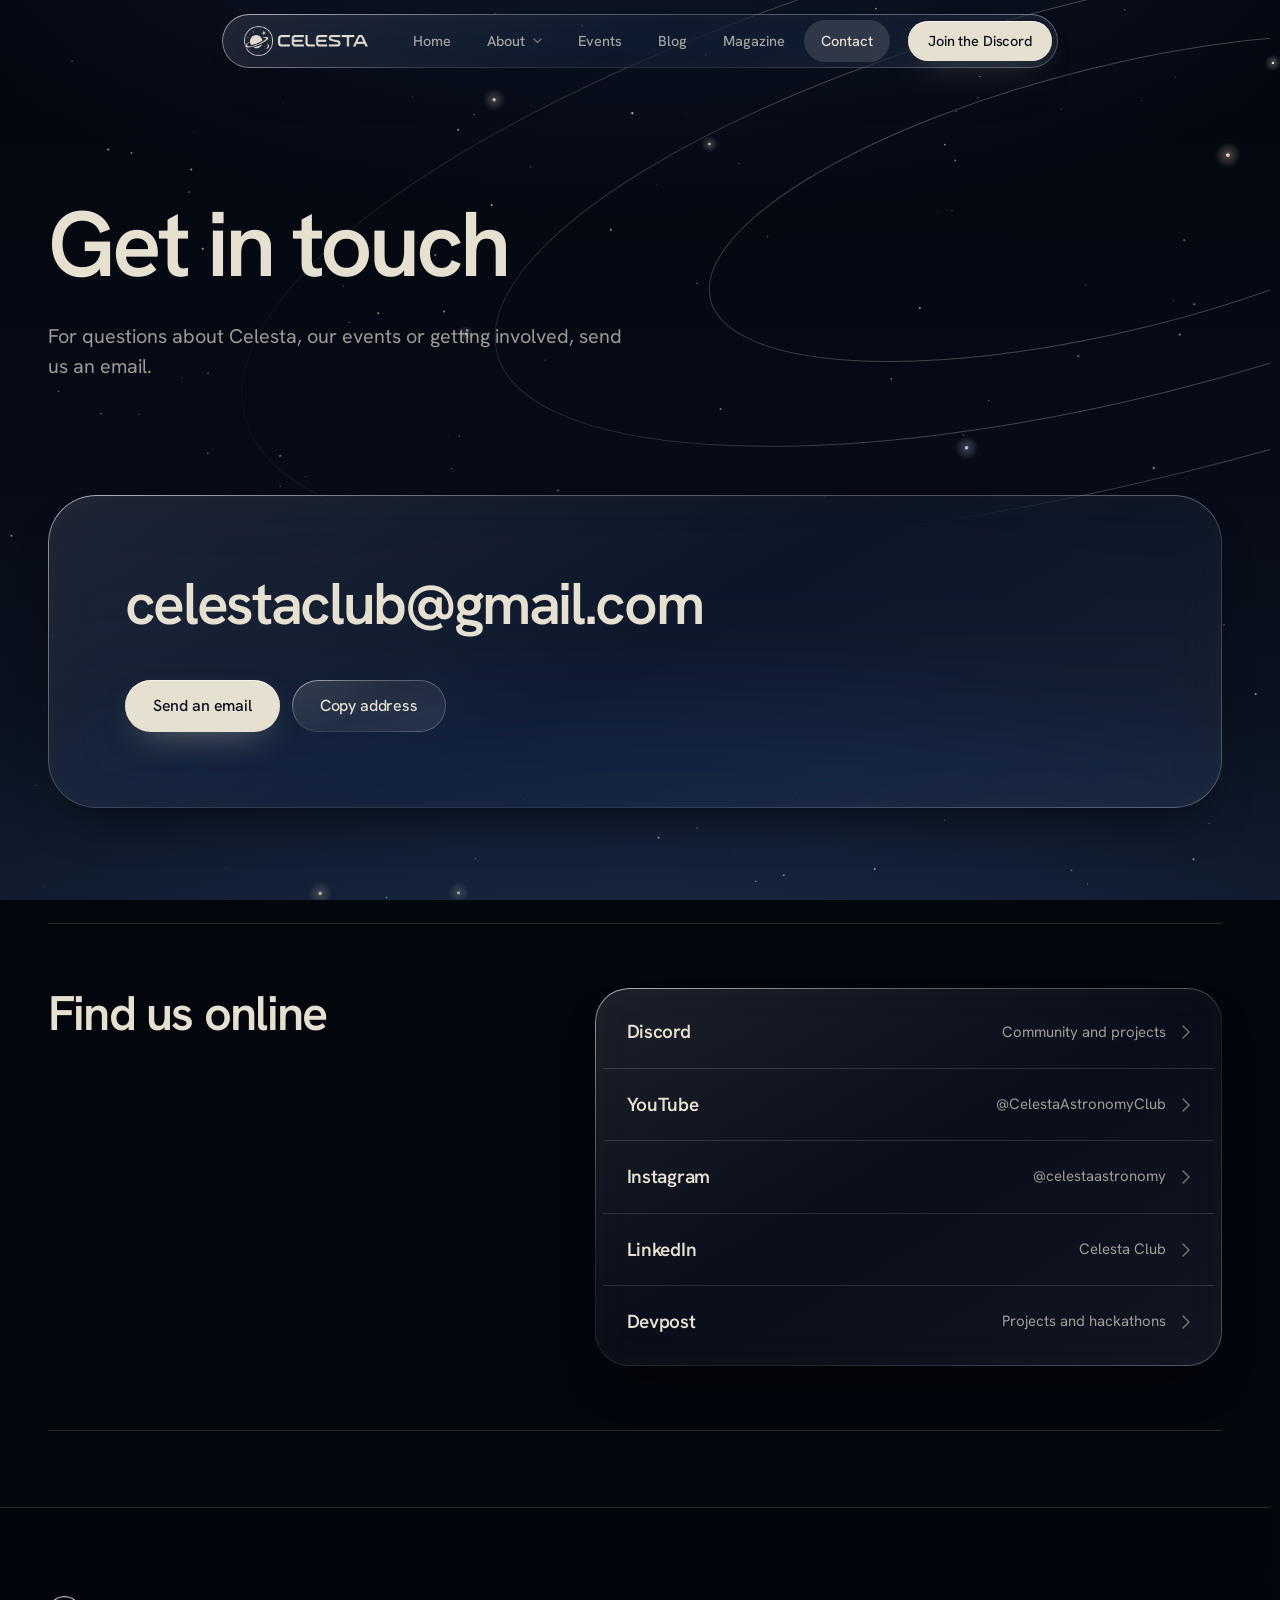
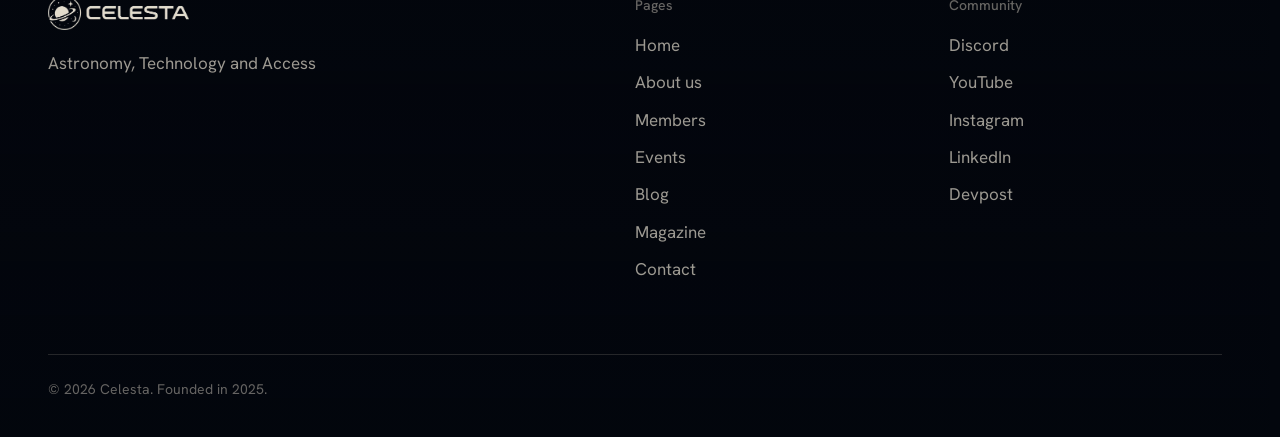
<file: contact.html>
<!DOCTYPE html>
<html lang="en">
<head>
  <meta charset="utf-8">
  <meta name="viewport" content="width=device-width, initial-scale=1, viewport-fit=cover">

  <title>Contact | Celesta</title>
  <meta name="description" content="Get in touch with Celesta by email, or find the community on Discord, YouTube, Instagram, LinkedIn and Devpost.">
  <meta name="theme-color" content="#03060d">

  <link rel="icon" href="favicon.ico" sizes="any">
  <link rel="icon" type="image/png" sizes="32x32" href="assets/img/favicon-32.png">
  <link rel="apple-touch-icon" href="assets/img/apple-touch-icon.png">

  <!-- Link previews: see the note about the full image address in index.html -->
  <meta property="og:type" content="website">
  <meta property="og:site_name" content="Celesta">
  <meta property="og:title" content="Contact | Celesta">
  <meta property="og:description" content="Get in touch with Celesta by email, or find the community online.">
  <meta property="og:image" content="assets/img/og-image.png">
  <meta name="twitter:card" content="summary_large_image">

  <link rel="stylesheet" href="assets/css/style.css">
  <link rel="stylesheet" href="assets/css/contact.css">
  <script src="assets/js/site.js" defer></script>
</head>

<body data-page="contact">
  <a class="skip" href="#main">Skip to content</a>

  <!-- Navigation. Built by assets/js/site.js. -->
  <header data-layout="header"></header>

  <main id="main">

    <!-- ===== PAGE HEADER ================================================ -->
    <section class="page-head">
      <!-- Orbit lines, decorative only -->
      <svg class="orbits" viewBox="-1100 -520 2200 1040" width="2200" height="1040" aria-hidden="true" focusable="false">
        <defs>
          <radialGradient id="orbit-fade" cx="0" cy="0" r="1000" gradientUnits="userSpaceOnUse">
            <stop offset="0.28" stop-color="#e6e0d1" stop-opacity=".27"/>
            <stop offset="1" stop-color="#e6e0d1" stop-opacity="0"/>
          </radialGradient>
        </defs>
        <g transform="rotate(-14)">
          <ellipse rx="420" ry="132" pathLength="1"/>
          <ellipse rx="640" ry="200" pathLength="1"/>
          <ellipse rx="900" ry="282" pathLength="1"/>
          <circle r="3" fill="#e6e0d1">
            <animateMotion dur="120s" begin="-100s" repeatCount="indefinite" path="M640 0 A640 200 0 1 1 -640 0 A640 200 0 1 1 640 0"/>
          </circle>
        </g>
      </svg>

      <div class="wrap">
        <h1>Get in touch</h1>
        <p class="lead">For questions about Celesta, our events or getting involved, send us an email.</p>
      </div>
    </section>


    <!-- ===== EMAIL ====================================================== -->
    <!-- The address comes from assets/js/site.js (links.email). This whole block stays
         hidden until an address is set there. -->
    <section class="mail" data-needs-email>
      <div class="wrap">
        <div class="mail-panel glass spot">
          <p class="mail-address" data-email-text></p>
          <div class="mail-actions">
            <a class="btn btn-primary" data-link="email" href="#">Send an email</a>
            <button class="btn btn-glass glass" type="button" data-copy-email>Copy address</button>
          </div>
          <span class="sr-only" role="status" data-copy-status></span>
        </div>
      </div>
    </section>


    <!-- ===== ELSEWHERE ================================================== -->
    <!-- Each row hides itself until its link is filled in assets/js/site.js -->
    <section class="story">
      <div class="wrap">
        <div class="split">
          <h2>Find us online</h2>

          <ul class="rows glass spot">
            <li>
              <a data-link="discord" href="#">
                <span class="r-name">Discord</span>
                <span class="r-meta">Community and projects</span>
                <svg viewBox="0 0 8 14" fill="none" aria-hidden="true"><path d="M1 1l6 6-6 6" stroke="currentColor" stroke-width="1.6" stroke-linecap="round" stroke-linejoin="round"/></svg>
              </a>
            </li>
            <li>
              <a data-link="youtube" href="#">
                <span class="r-name">YouTube</span>
                <span class="r-meta">@CelestaAstronomyClub</span>
                <svg viewBox="0 0 8 14" fill="none" aria-hidden="true"><path d="M1 1l6 6-6 6" stroke="currentColor" stroke-width="1.6" stroke-linecap="round" stroke-linejoin="round"/></svg>
              </a>
            </li>
            <li>
              <a data-link="instagram" href="#">
                <span class="r-name">Instagram</span>
                <span class="r-meta">@celestaastronomy</span>
                <svg viewBox="0 0 8 14" fill="none" aria-hidden="true"><path d="M1 1l6 6-6 6" stroke="currentColor" stroke-width="1.6" stroke-linecap="round" stroke-linejoin="round"/></svg>
              </a>
            </li>
            <li>
              <a data-link="linkedin" href="#">
                <span class="r-name">LinkedIn</span>
                <span class="r-meta">Celesta Club</span>
                <svg viewBox="0 0 8 14" fill="none" aria-hidden="true"><path d="M1 1l6 6-6 6" stroke="currentColor" stroke-width="1.6" stroke-linecap="round" stroke-linejoin="round"/></svg>
              </a>
            </li>
            <li>
              <a data-link="devpost" href="#">
                <span class="r-name">Devpost</span>
                <span class="r-meta">Projects and hackathons</span>
                <svg viewBox="0 0 8 14" fill="none" aria-hidden="true"><path d="M1 1l6 6-6 6" stroke="currentColor" stroke-width="1.6" stroke-linecap="round" stroke-linejoin="round"/></svg>
              </a>
            </li>
          </ul>

        </div>
      </div>
    </section>

  </main>

  <!-- Footer. Built by assets/js/site.js. -->
  <footer data-layout="footer"></footer>

  <!-- Shows the address from site.js as text and powers the "Copy address" button. -->
  <script>
    document.addEventListener("DOMContentLoaded", function () {
      var email = (SITE.links.email || "").trim();
      var block = document.querySelector("[data-needs-email]");
      if (!email) { if (block) block.hidden = true; return; }

      document.querySelectorAll("[data-email-text]").forEach(function (el) { el.textContent = email; });

      var button = document.querySelector("[data-copy-email]");
      var status = document.querySelector("[data-copy-status]");
      var address = document.querySelector("[data-email-text]");
      if (!button) return;

      function copy(text) {
        if (navigator.clipboard && window.isSecureContext) return navigator.clipboard.writeText(text);
        return new Promise(function (resolve, reject) {
          var field = document.createElement("textarea");
          field.value = text; field.setAttribute("readonly", "");
          field.style.position = "fixed"; field.style.opacity = "0";
          document.body.appendChild(field); field.select();
          try { document.execCommand("copy") ? resolve() : reject(); } catch (e) { reject(e); }
          document.body.removeChild(field);
        });
      }

      button.addEventListener("click", function () {
        copy(email).then(function () {
          button.textContent = "Copied";
          if (status) status.textContent = "Address copied";
          setTimeout(function () { button.textContent = "Copy address"; if (status) status.textContent = ""; }, 2000);
        }, function () {
          // Copying was blocked: select the address so it can be copied by hand.
          var range = document.createRange(); range.selectNodeContents(address);
          var selection = window.getSelection(); selection.removeAllRanges(); selection.addRange(range);
        });
      });
    });
  </script>
</body>
</html>
</file>
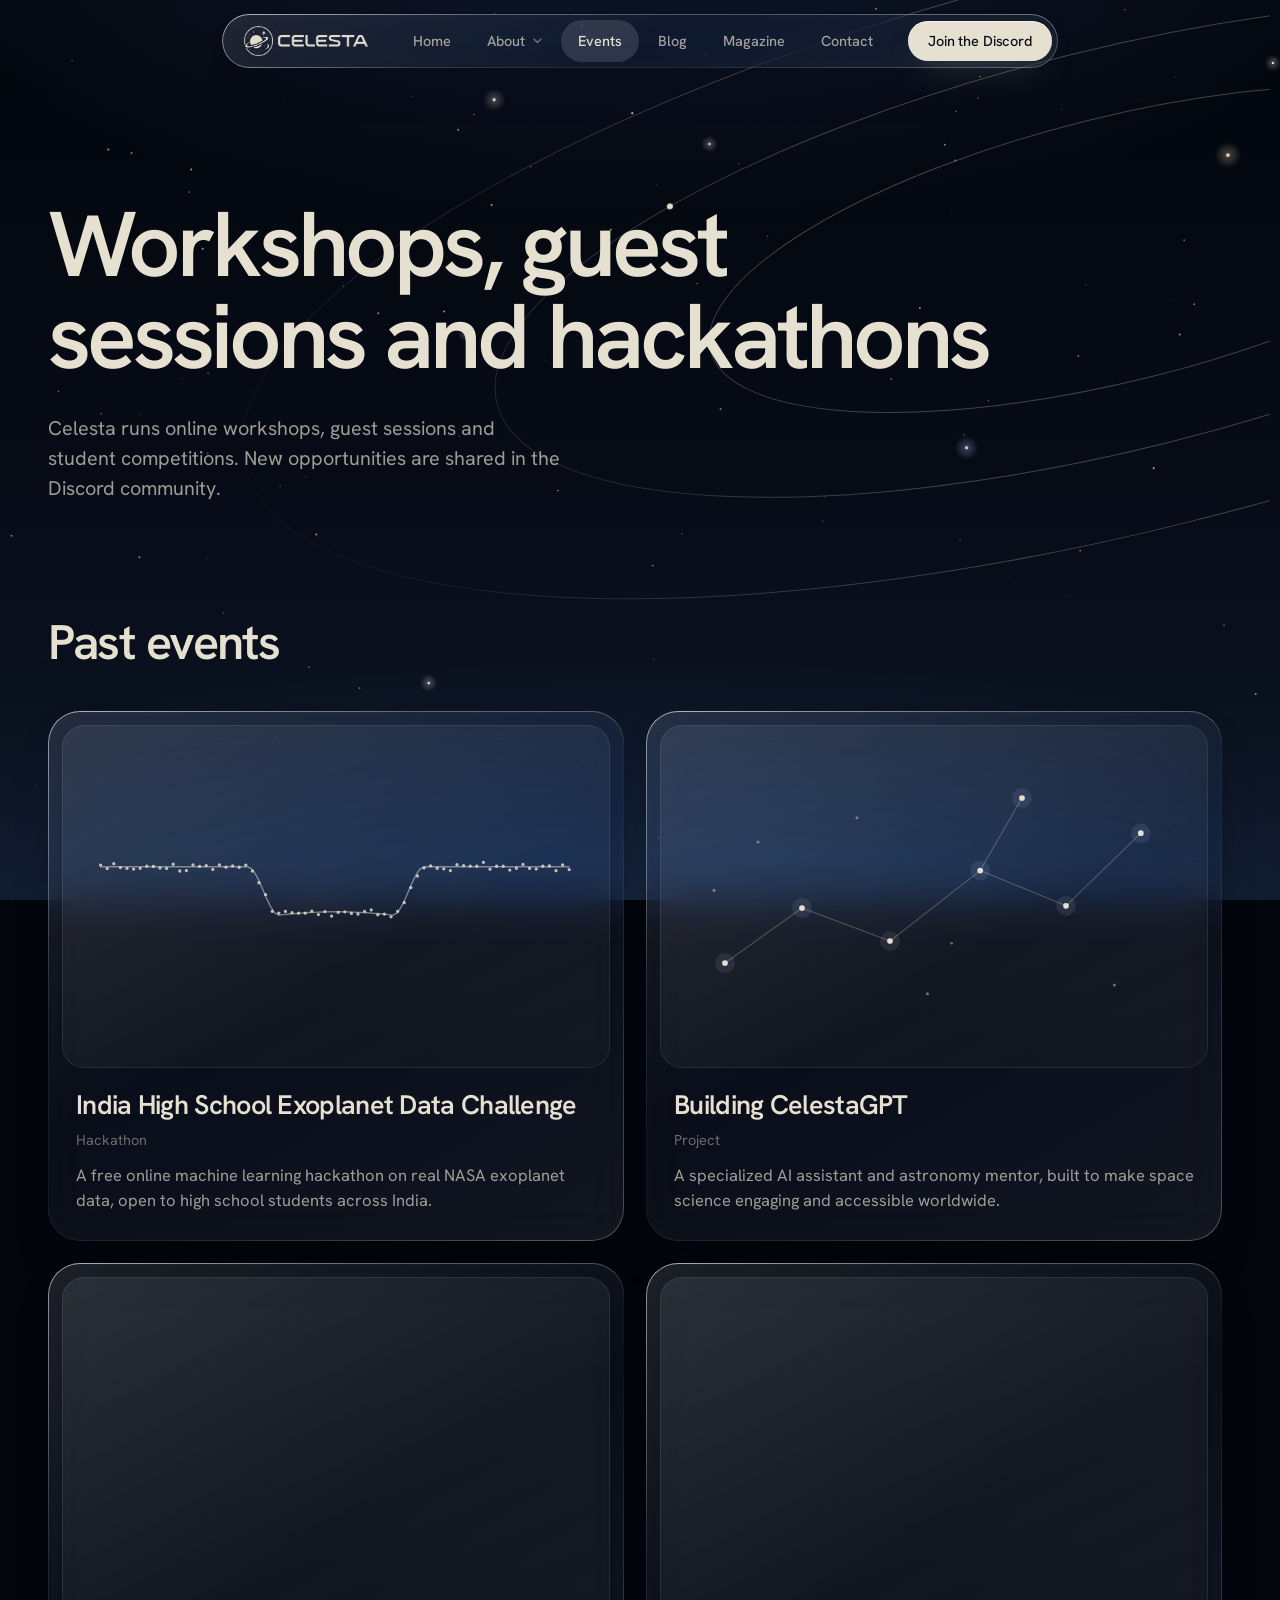
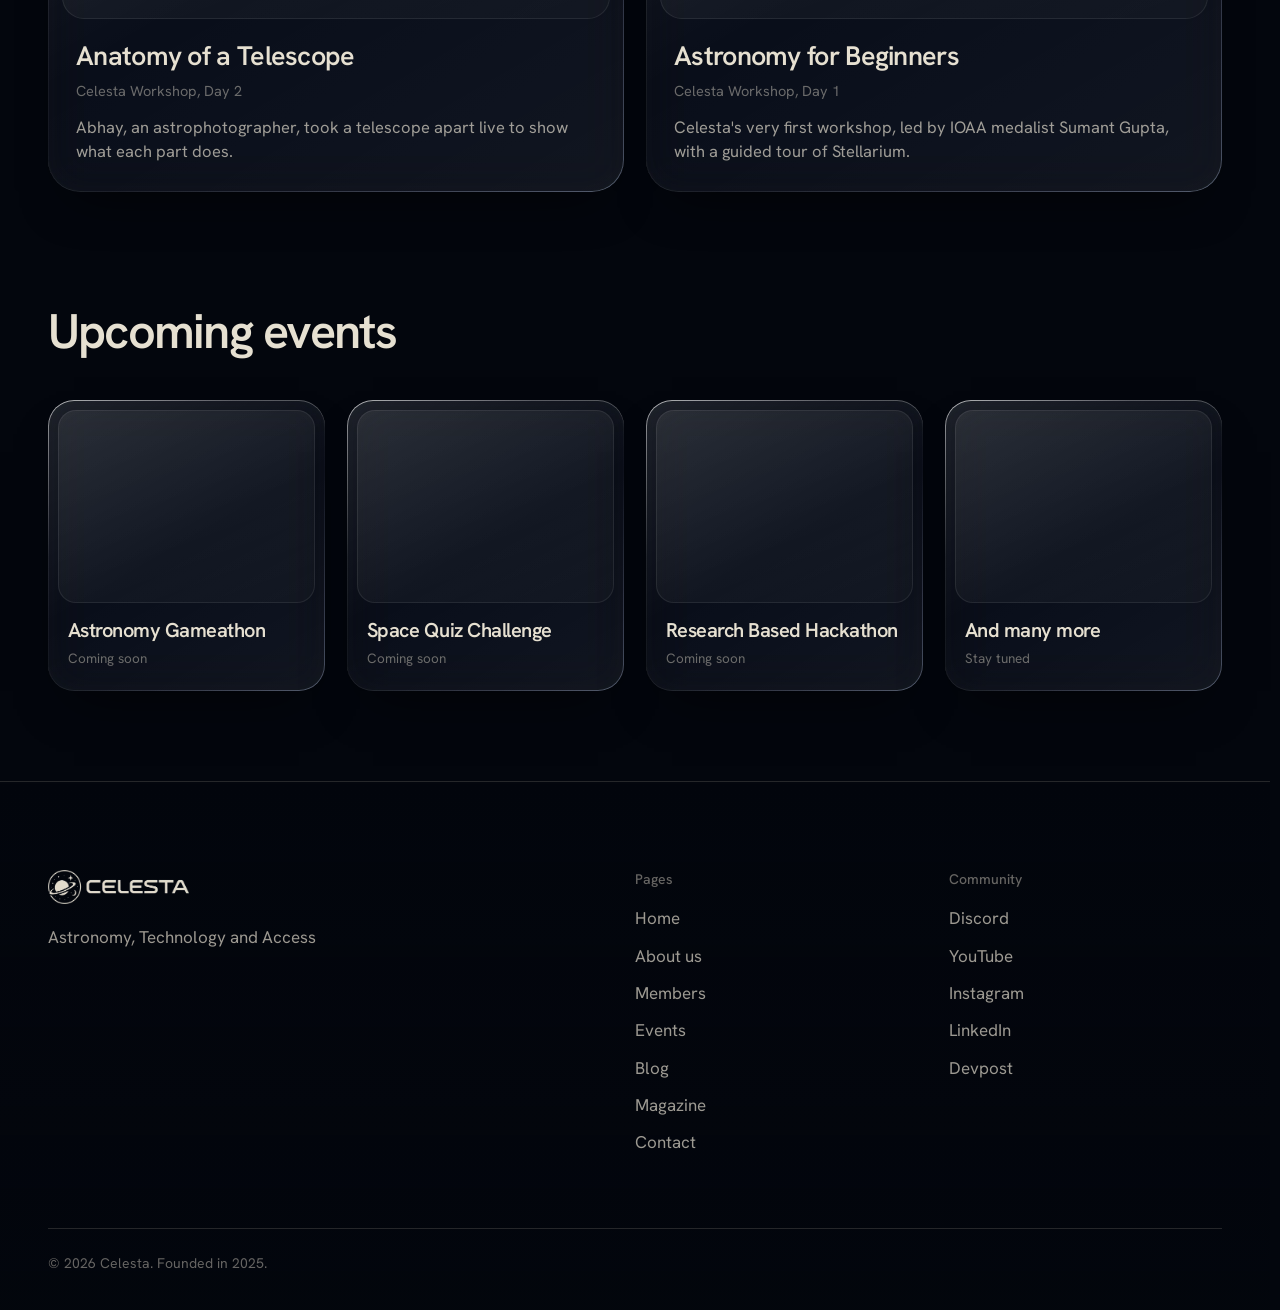
<file: events.html>
<!DOCTYPE html>
<html lang="en">
<head>
  <meta charset="utf-8">
  <meta name="viewport" content="width=device-width, initial-scale=1, viewport-fit=cover">

  <title>Events | Celesta</title>
  <meta name="description" content="Celesta runs online workshops, guest sessions and student competitions, including the India High School Exoplanet Data Challenge, a free online machine learning hackathon.">
  <meta name="theme-color" content="#03060d">

  <link rel="icon" href="favicon.ico" sizes="any">
  <link rel="icon" type="image/png" sizes="32x32" href="assets/img/favicon-32.png">
  <link rel="apple-touch-icon" href="assets/img/apple-touch-icon.png">

  <!-- Link previews: see the note about the full image address in index.html -->
  <meta property="og:type" content="website">
  <meta property="og:site_name" content="Celesta">
  <meta property="og:title" content="Events | Celesta">
  <meta property="og:description" content="Online workshops, guest sessions and student competitions, including the India High School Exoplanet Data Challenge.">
  <meta property="og:image" content="assets/img/og-image.png">
  <meta name="twitter:card" content="summary_large_image">

  <link rel="stylesheet" href="assets/css/style.css">
  <link rel="stylesheet" href="assets/css/events.css">
  <script src="assets/js/site.js" defer></script>
</head>

<body data-page="events">
  <a class="skip" href="#main">Skip to content</a>

  <!-- Navigation. Built by assets/js/site.js. -->
  <header data-layout="header"></header>

  <main id="main">

    <!-- ===== PAGE HEADER ================================================ -->
    <section class="page-head">
      <!-- Orbit lines, decorative only -->
      <svg class="orbits" viewBox="-1100 -520 2200 1040" width="2200" height="1040" aria-hidden="true" focusable="false">
        <defs>
          <radialGradient id="orbit-fade" cx="0" cy="0" r="1000" gradientUnits="userSpaceOnUse">
            <stop offset="0.28" stop-color="#e6e0d1" stop-opacity=".27"/>
            <stop offset="1" stop-color="#e6e0d1" stop-opacity="0"/>
          </radialGradient>
        </defs>
        <g transform="rotate(-14)">
          <ellipse rx="420" ry="132" pathLength="1"/>
          <ellipse rx="640" ry="200" pathLength="1"/>
          <ellipse rx="900" ry="282" pathLength="1"/>
          <circle r="3" fill="#e6e0d1">
            <animateMotion dur="120s" begin="-70s" repeatCount="indefinite" path="M640 0 A640 200 0 1 1 -640 0 A640 200 0 1 1 640 0"/>
          </circle>
        </g>
      </svg>

      <div class="wrap">
        <h1>Workshops, guest sessions and hackathons</h1>
        <p class="lead">Celesta runs online workshops, guest sessions and student competitions. New opportunities are shared in the Discord community.</p>
      </div>
    </section>


    <!-- ===== PAST EVENTS ================================================ -->
    <!-- Each card is one event. Clicking a card opens a pop-up with the extra details.
         To add an event, copy a whole <article> block and change the words.

         card face:    [data-modal-title] [data-modal-kind] .card-blurb
         pop-up only:  the content inside [data-modal-more]
         picture:      put <img src="assets/img/..." alt="..."> inside the .media box
                       (and delete aria-hidden="true" on that box) -->
    <section class="listing">
      <div class="wrap">
        <div class="listing-head"><h2>Past events</h2></div>

        <div class="card-grid card-grid--2">

          <!-- India High School Exoplanet Data Challenge -->
          <article class="card glass spot" data-modal="event" data-cursor-area>
            <div class="media media--graphic" data-modal-media aria-hidden="true">
              <!-- Light curve: a planet crossing its star dims the light slightly. Replace with a picture if you like. -->
              <svg class="transit" viewBox="0 0 440 150" focusable="false">
                <path class="pts" d="M6 46.4h0M12 49.6h0M18 45.2h0M24 48.7h0M30 49.4h0M36 50.1h0M42 49.4h0M48 47.4h0M54 47.7h0M60 49.1h0M66 49.5h0M72 45.7h0M78 51.8h0M84 51.4h0M90 46.3h0M96 47.6h0M102 46.9h0M108 50.4h0M114 46.3h0M120 48.3h0M126 47.2h0M132 48.4h0M138 46.4h0M144 51.9h0M150 62.5h0M156 73.3h0M162 88.5h0M168 90.1h0M174 88.6h0M180 89.7h0M186 90.2h0M192 90.2h0M198 88.3h0M204 91.4h0M210 88.7h0M216 92.8h0M222 89.4h0M228 88.9h0M234 90.4h0M240 90.9h0M246 88.5h0M252 87.2h0M258 91.6h0M264 91.0h0M270 93.5h0M276 88.5h0M282 80.6h0M288 66.9h0M294 56.3h0M300 49.0h0M306 47.1h0M312 49.3h0M318 49.8h0M324 51.4h0M330 46.1h0M336 47.0h0M342 47.3h0M348 47.4h0M354 43.9h0M360 50.2h0M366 47.5h0M372 47.4h0M378 51.0h0M384 49.3h0M390 45.8h0M396 49.5h0M402 49.9h0M408 47.4h0M414 47.2h0M420 51.5h0M426 46.3h0M432 50.5h0"/>
                <path class="fit" d="M6 48.0L8 48.0L12 48.0L16 48.0L20 48.0L24 48.0L28 48.0L32 48.0L36 48.0L40 48.0L44 48.0L48 48.0L52 48.0L56 48.0L60 48.0L64 48.0L68 48.0L72 48.0L76 48.0L80 48.0L84 48.0L88 48.0L92 48.0L96 48.0L100 48.0L104 48.0L108 48.0L112 48.0L116 48.0L120 48.0L124 48.0L128 48.0L132 48.0L136 48.0L140 48.0L144 50.4L148 56.7L152 65.3L156 74.7L160 83.3L164 89.6L168 92.0L172 91.5L176 91.1L180 90.7L184 90.4L188 90.1L192 89.8L196 89.6L200 89.4L204 89.2L208 89.1L212 89.0L216 88.9L220 88.9L224 88.9L228 89.0L232 89.1L236 89.2L240 89.4L244 89.6L248 89.8L252 90.1L256 90.4L260 90.7L264 91.1L268 91.5L272 92.0L276 89.6L280 83.3L284 74.7L288 65.3L292 56.7L296 50.4L300 48.0L304 48.0L308 48.0L312 48.0L316 48.0L320 48.0L324 48.0L328 48.0L332 48.0L336 48.0L340 48.0L344 48.0L348 48.0L352 48.0L356 48.0L360 48.0L364 48.0L368 48.0L372 48.0L376 48.0L380 48.0L384 48.0L388 48.0L392 48.0L396 48.0L400 48.0L404 48.0L408 48.0L412 48.0L416 48.0L420 48.0L424 48.0L428 48.0L432 48.0"/>
              </svg>
            </div>
            <div class="card-text">
              <h3 class="card-title"><button class="card-open" type="button" data-modal-title>India High School Exoplanet Data Challenge</button></h3>
              <p class="card-kind" data-modal-kind>Hackathon</p>
              <p class="card-blurb">A free online machine learning hackathon on real NASA exoplanet data, open to high school students across India.</p>
            </div>
            <div data-modal-more hidden>
              <p>Students worked solo or in teams of up to three to build machine learning models on NASA's KOI Cumulative Table, a catalog of Kepler exoplanet candidates. Featherless.ai sponsored the challenge.</p>
              <dl class="facts">
                <div><dt>Open to</dt><dd>Indian high school students, grades 9 to 12</dd></div>
                <div><dt>Format</dt><dd>Free and online, over 1.5 months</dd></div>
                <div><dt>Turnout</dt><dd><span class="num">484</span> participants, about <span class="num">50</span> submissions</dd></div>
              </dl>
              <div class="modal-actions">
                <!-- Address set in assets/js/site.js (links.exoplanet) -->
                <a class="btn btn-primary" data-link="exoplanet" href="#">Know more</a>
              </div>
            </div>
          </article>

          <!-- Building CelestaGPT -->
          <article class="card glass spot" data-modal="event" data-cursor-area>
            <div class="media media--graphic" data-modal-media aria-hidden="true">
              <svg class="constellation" viewBox="0 0 440 220" focusable="false">
                <line x1="30"  y1="170" x2="100" y2="120"/>
                <line x1="100" y1="120" x2="180" y2="150"/>
                <line x1="180" y1="150" x2="262" y2="86"/>
                <line x1="262" y1="86"  x2="340" y2="118"/>
                <line x1="340" y1="118" x2="408" y2="52"/>
                <line x1="262" y1="86"  x2="300" y2="20"/>
                <g class="halo">
                  <circle cx="30" cy="170" r="9"/><circle cx="100" cy="120" r="9"/><circle cx="180" cy="150" r="9"/>
                  <circle cx="262" cy="86" r="9"/><circle cx="340" cy="118" r="9"/><circle cx="408" cy="52" r="9"/><circle cx="300" cy="20" r="9"/>
                </g>
                <g class="dot">
                  <circle cx="30" cy="170" r="2.6"/><circle cx="100" cy="120" r="2.6"/><circle cx="180" cy="150" r="2.6"/>
                  <circle cx="262" cy="86" r="2.6"/><circle cx="340" cy="118" r="2.6"/><circle cx="408" cy="52" r="2.6"/><circle cx="300" cy="20" r="2.6"/>
                </g>
                <g class="dust">
                  <circle cx="60" cy="60" r="1.4"/><circle cx="150" cy="38" r="1.4"/><circle cx="214" cy="198" r="1.4"/>
                  <circle cx="384" cy="190" r="1.4"/><circle cx="20" cy="104" r="1.4"/><circle cx="236" cy="152" r="1.2"/>
                </g>
              </svg>
            </div>
            <div class="card-text">
              <h3 class="card-title"><button class="card-open" type="button" data-modal-title>Building CelestaGPT</button></h3>
              <p class="card-kind" data-modal-kind>Project</p>
              <p class="card-blurb">A specialized AI assistant and astronomy mentor, built to make space science engaging and accessible worldwide.</p>
            </div>
            <div data-modal-more hidden>
              <p>CelestaGPT is built by Celesta, a student-led astronomy community. It adapts to learners at every level, from absolute beginners to astrophysics students and amateur astronomers planning a night of observing, drawing on curated guidance and educational resources.</p>
              <p>It covers theoretical astrophysics, cosmology, space exploration and astrophotography, from orbital dynamics to camera settings for deep-sky imaging. It also breaks down mathematical derivations and scientific programming.</p>
              <p>For Olympiad students, it offers practice questions, mock exams and problem-solving strategies for the NSEA, INAO and IOAA. For stargazers, it helps plan observation sessions with star hopping, celestial coordinates and seasonal visibility.</p>
              <div class="modal-actions">
                <a class="btn btn-primary" data-link="celestagpt" href="#">Try CelestaGPT</a>
              </div>
            </div>
          </article>

          <!-- Anatomy of a Telescope, Workshop Day 2 -->
          <article class="card glass spot" data-modal="event" data-cursor-area>
            <div class="media" data-modal-media aria-hidden="true"><!-- Picture goes here --></div>
            <div class="card-text">
              <h3 class="card-title"><button class="card-open" type="button" data-modal-title>Anatomy of a Telescope</button></h3>
              <p class="card-kind" data-modal-kind>Celesta Workshop, Day 2</p>
              <p class="card-blurb">Abhay, an astrophotographer, took a telescope apart live to show what each part does.</p>
            </div>
            <div data-modal-more hidden>
              <p>Most people never see how a telescope works on the inside. Abhay, an acclaimed astrophotographer and Master Observer at the International Astronomy League, explained its anatomy by disassembling one from his collection and showing the audience what makes it such a powerful tool.</p>
              <p>The session closed with a discussion led by Anirudh, Celesta's secretary, about the live launch of ISRO's CMS-03 that day.</p>
              <div class="modal-actions">
                <a class="btn btn-primary" href="https://youtu.be/pQzPtaHcBrg?si=owP4FaCLq8cNeM-T" target="_blank" rel="noopener">Watch on YouTube</a>
              </div>
            </div>
          </article>

          <!-- Astronomy for Beginners, Workshop Day 1 -->
          <article class="card glass spot" data-modal="event" data-cursor-area>
            <div class="media" data-modal-media aria-hidden="true"><!-- Picture goes here --></div>
            <div class="card-text">
              <h3 class="card-title"><button class="card-open" type="button" data-modal-title>Astronomy for Beginners</button></h3>
              <p class="card-kind" data-modal-kind>Celesta Workshop, Day 1</p>
              <p class="card-blurb">Celesta's very first workshop, led by IOAA medalist Sumant Gupta, with a guided tour of Stellarium.</p>
            </div>
            <div data-modal-more hidden>
              <p>Day 1 of Celesta's first workshop was led by Sumant Gupta, an IOAA Gold (Jr.) and Silver medalist. He shared his knowledge of the universe and took the audience on a tour of Stellarium.</p>
              <p>Brief talks by Samritha and Abhay followed. Thank you to everyone who joined and made it a fun experience.</p>
              <div class="modal-actions">
                <a class="btn btn-primary" href="https://youtu.be/wcAsJdqFNi8?si=rAeAbza9ww6k68lU" target="_blank" rel="noopener">Watch on YouTube</a>
              </div>
            </div>
          </article>

        </div>
      </div>
    </section>


    <!-- ===== UPCOMING EVENTS ============================================ -->
    <!-- Smaller cards with a picture slot. Copy an <article> to add one. -->
    <section class="listing">
      <div class="wrap">
        <div class="listing-head"><h2>Upcoming events</h2></div>

        <div class="card-grid card-grid--4">
          <article class="card card--compact glass spot">
            <div class="media" aria-hidden="true"><!-- Picture goes here --></div>
            <div class="card-text">
              <h3 class="card-title">Astronomy Gameathon</h3>
              <p class="card-kind">Coming soon</p>
            </div>
          </article>

          <article class="card card--compact glass spot">
            <div class="media" aria-hidden="true"><!-- Picture goes here --></div>
            <div class="card-text">
              <h3 class="card-title">Space Quiz Challenge</h3>
              <p class="card-kind">Coming soon</p>
            </div>
          </article>

          <article class="card card--compact glass spot">
            <div class="media" aria-hidden="true"><!-- Picture goes here --></div>
            <div class="card-text">
              <h3 class="card-title">Research Based Hackathon</h3>
              <p class="card-kind">Coming soon</p>
            </div>
          </article>

          <article class="card card--compact glass spot">
            <div class="media" aria-hidden="true"><!-- Picture goes here --></div>
            <div class="card-text">
              <h3 class="card-title">And many more</h3>
              <p class="card-kind">Stay tuned</p>
            </div>
          </article>
        </div>
      </div>
    </section>

  </main>

  <!-- Footer. Built by assets/js/site.js. -->
  <footer data-layout="footer"></footer>
</body>
</html>
</file>
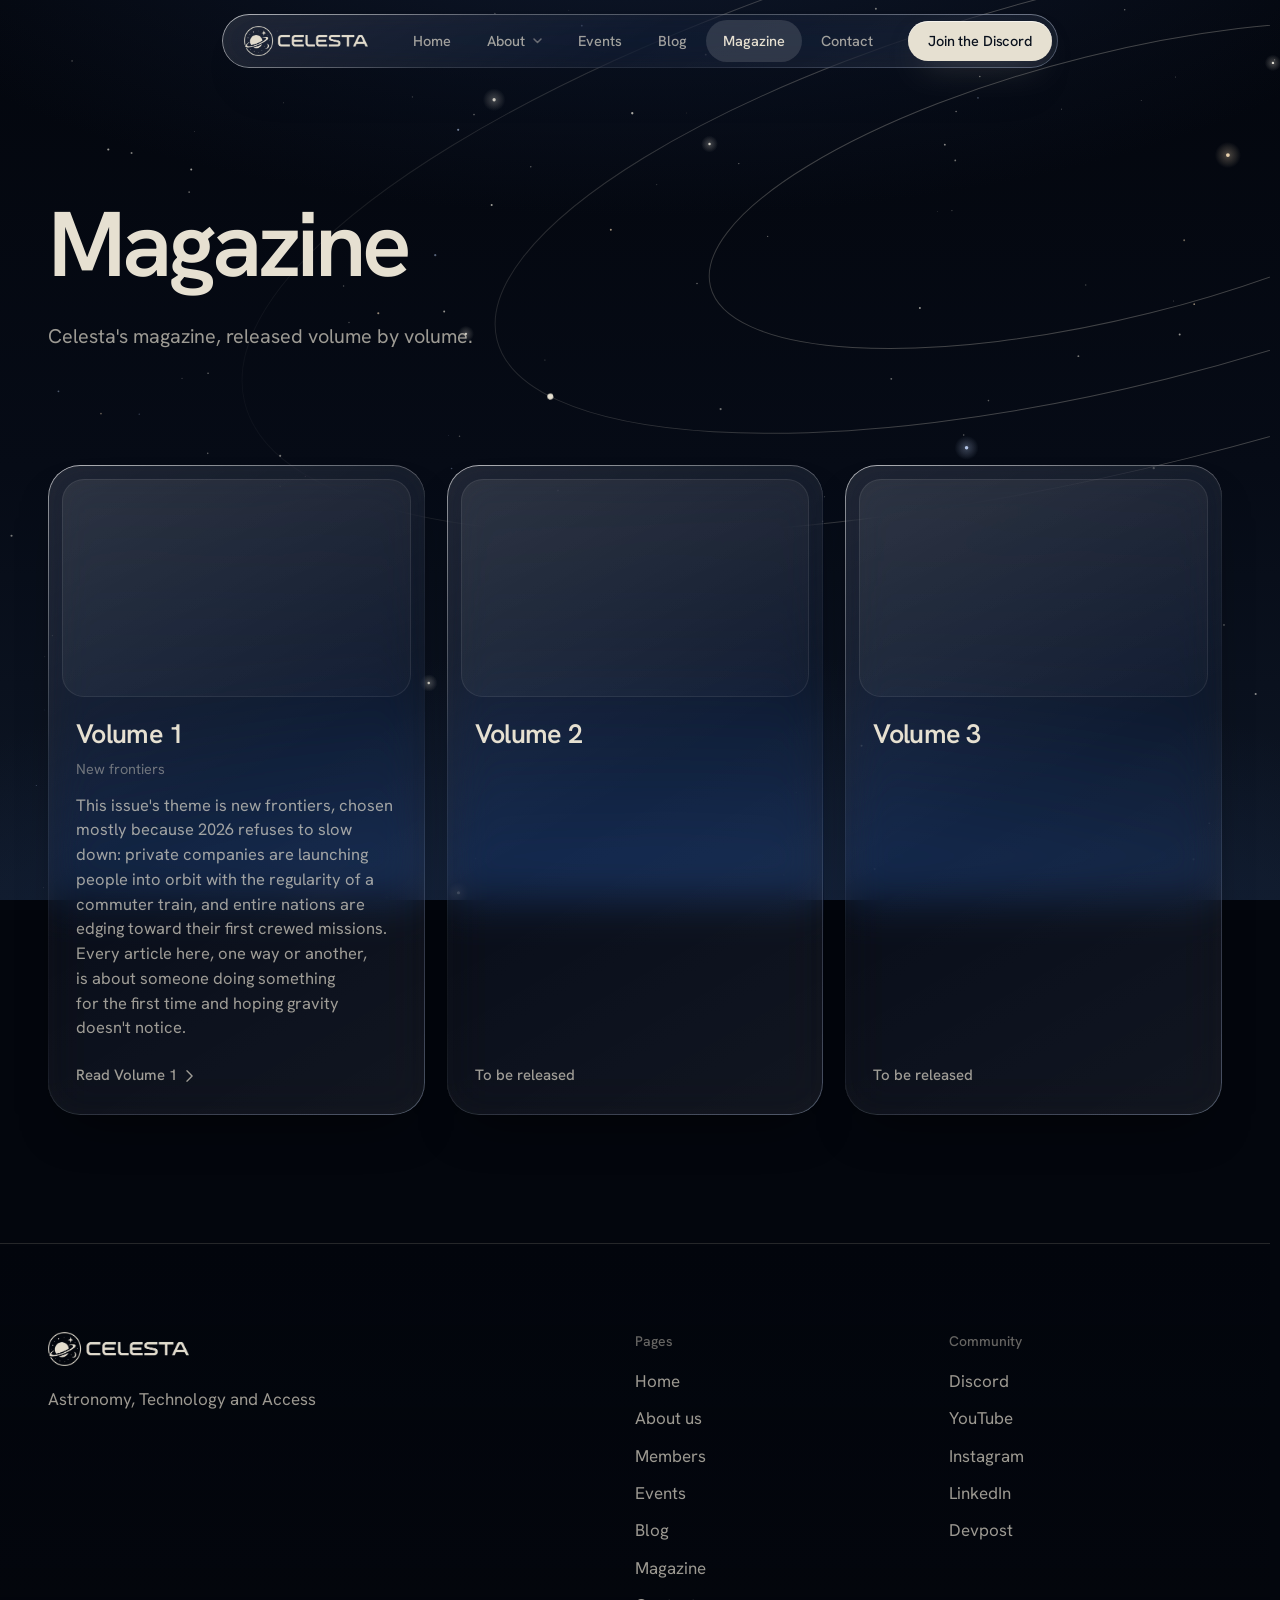
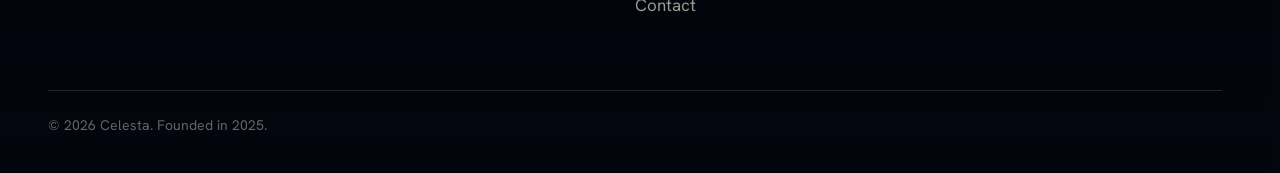
<file: magazine.html>
<!DOCTYPE html>
<html lang="en">
<head>
  <meta charset="utf-8">
  <meta name="viewport" content="width=device-width, initial-scale=1, viewport-fit=cover">

  <title>Magazine | Celesta</title>
  <meta name="description" content="Celesta's magazine, released volume by volume. Volume 1 is themed on new frontiers.">
  <meta name="theme-color" content="#03060d">

  <link rel="icon" href="favicon.ico" sizes="any">
  <link rel="icon" type="image/png" sizes="32x32" href="assets/img/favicon-32.png">
  <link rel="apple-touch-icon" href="assets/img/apple-touch-icon.png">

  <!-- Link previews: see the note about the full image address in index.html -->
  <meta property="og:type" content="website">
  <meta property="og:site_name" content="Celesta">
  <meta property="og:title" content="Magazine | Celesta">
  <meta property="og:description" content="Celesta's magazine, released volume by volume. Volume 1 is themed on new frontiers.">
  <meta property="og:image" content="assets/img/og-image.png">
  <meta name="twitter:card" content="summary_large_image">

  <link rel="stylesheet" href="assets/css/style.css">
  <script src="assets/js/site.js" defer></script>
</head>

<body data-page="magazine">
  <a class="skip" href="#main">Skip to content</a>

  <!-- Navigation. Built by assets/js/site.js. -->
  <header data-layout="header"></header>

  <main id="main">

    <!-- ===== PAGE HEADER ================================================ -->
    <section class="page-head">
      <!-- Orbit lines, decorative only -->
      <svg class="orbits" viewBox="-1100 -520 2200 1040" width="2200" height="1040" aria-hidden="true" focusable="false">
        <defs>
          <radialGradient id="orbit-fade" cx="0" cy="0" r="1000" gradientUnits="userSpaceOnUse">
            <stop offset="0.28" stop-color="#e6e0d1" stop-opacity=".27"/>
            <stop offset="1" stop-color="#e6e0d1" stop-opacity="0"/>
          </radialGradient>
        </defs>
        <g transform="rotate(-14)">
          <ellipse rx="420" ry="132" pathLength="1"/>
          <ellipse rx="640" ry="200" pathLength="1"/>
          <ellipse rx="900" ry="282" pathLength="1"/>
          <circle r="3" fill="#e6e0d1">
            <animateMotion dur="120s" begin="-55s" repeatCount="indefinite" path="M640 0 A640 200 0 1 1 -640 0 A640 200 0 1 1 640 0"/>
          </circle>
        </g>
      </svg>

      <div class="wrap">
        <h1>Magazine</h1>
        <p class="lead">Celesta's magazine, released volume by volume.</p>
      </div>
    </section>


    <!-- ===== VOLUMES ==================================================== -->
    <!-- Volume 1 is live. Volumes 2 and 3 are placeholders marked "To be released".
         Picture: put <img src="assets/img/magazine/your-image.jpg" alt="..."> inside a .media box
         and delete aria-hidden="true" on that box.

         To release Volume 2: copy the whole Volume 1 <article> below, paste it over the Volume 2 one,
         then change the title, the theme line, the description and the link (the href on the title). -->
    <section class="listing listing--last">
      <div class="wrap">

        <div class="card-grid card-grid--3">

          <!-- Volume 1: live. Clicking anywhere on the card opens the link on the title. -->
          <article class="card glass spot" data-cursor-area>
            <div class="media" aria-hidden="true"><!-- Picture goes here --></div>
            <div class="card-text">
              <h2 class="card-title"><a class="card-link" href="https://tinyurl.com/CelestaMagazineVol1" target="_blank" rel="noopener">Volume 1</a></h2>
              <p class="card-kind">New frontiers</p>
              <p class="card-blurb">This issue's theme is new frontiers, chosen mostly because 2026 refuses to slow down: private companies are launching people into orbit with the regularity of a commuter train, and entire nations are edging toward their first crewed missions. Every article here, one way or another, is about someone doing something for the first time and hoping gravity doesn't notice.</p>
            </div>
            <span class="card-cta">Read Volume 1 <svg viewBox="0 0 8 14" fill="none" aria-hidden="true"><path d="M1 1l6 6-6 6" stroke="currentColor" stroke-width="1.6" stroke-linecap="round" stroke-linejoin="round"/></svg></span>
          </article>

          <!-- Volume 2: to be released -->
          <article class="card glass">
            <div class="media" aria-hidden="true"><!-- Picture goes here --></div>
            <div class="card-text">
              <h2 class="card-title">Volume 2</h2>
            </div>
            <span class="card-cta">To be released</span>
          </article>

          <!-- Volume 3: to be released -->
          <article class="card glass">
            <div class="media" aria-hidden="true"><!-- Picture goes here --></div>
            <div class="card-text">
              <h2 class="card-title">Volume 3</h2>
            </div>
            <span class="card-cta">To be released</span>
          </article>

        </div>

      </div>
    </section>

  </main>

  <!-- Footer. Built by assets/js/site.js. -->
  <footer data-layout="footer"></footer>
</body>
</html>
</file>
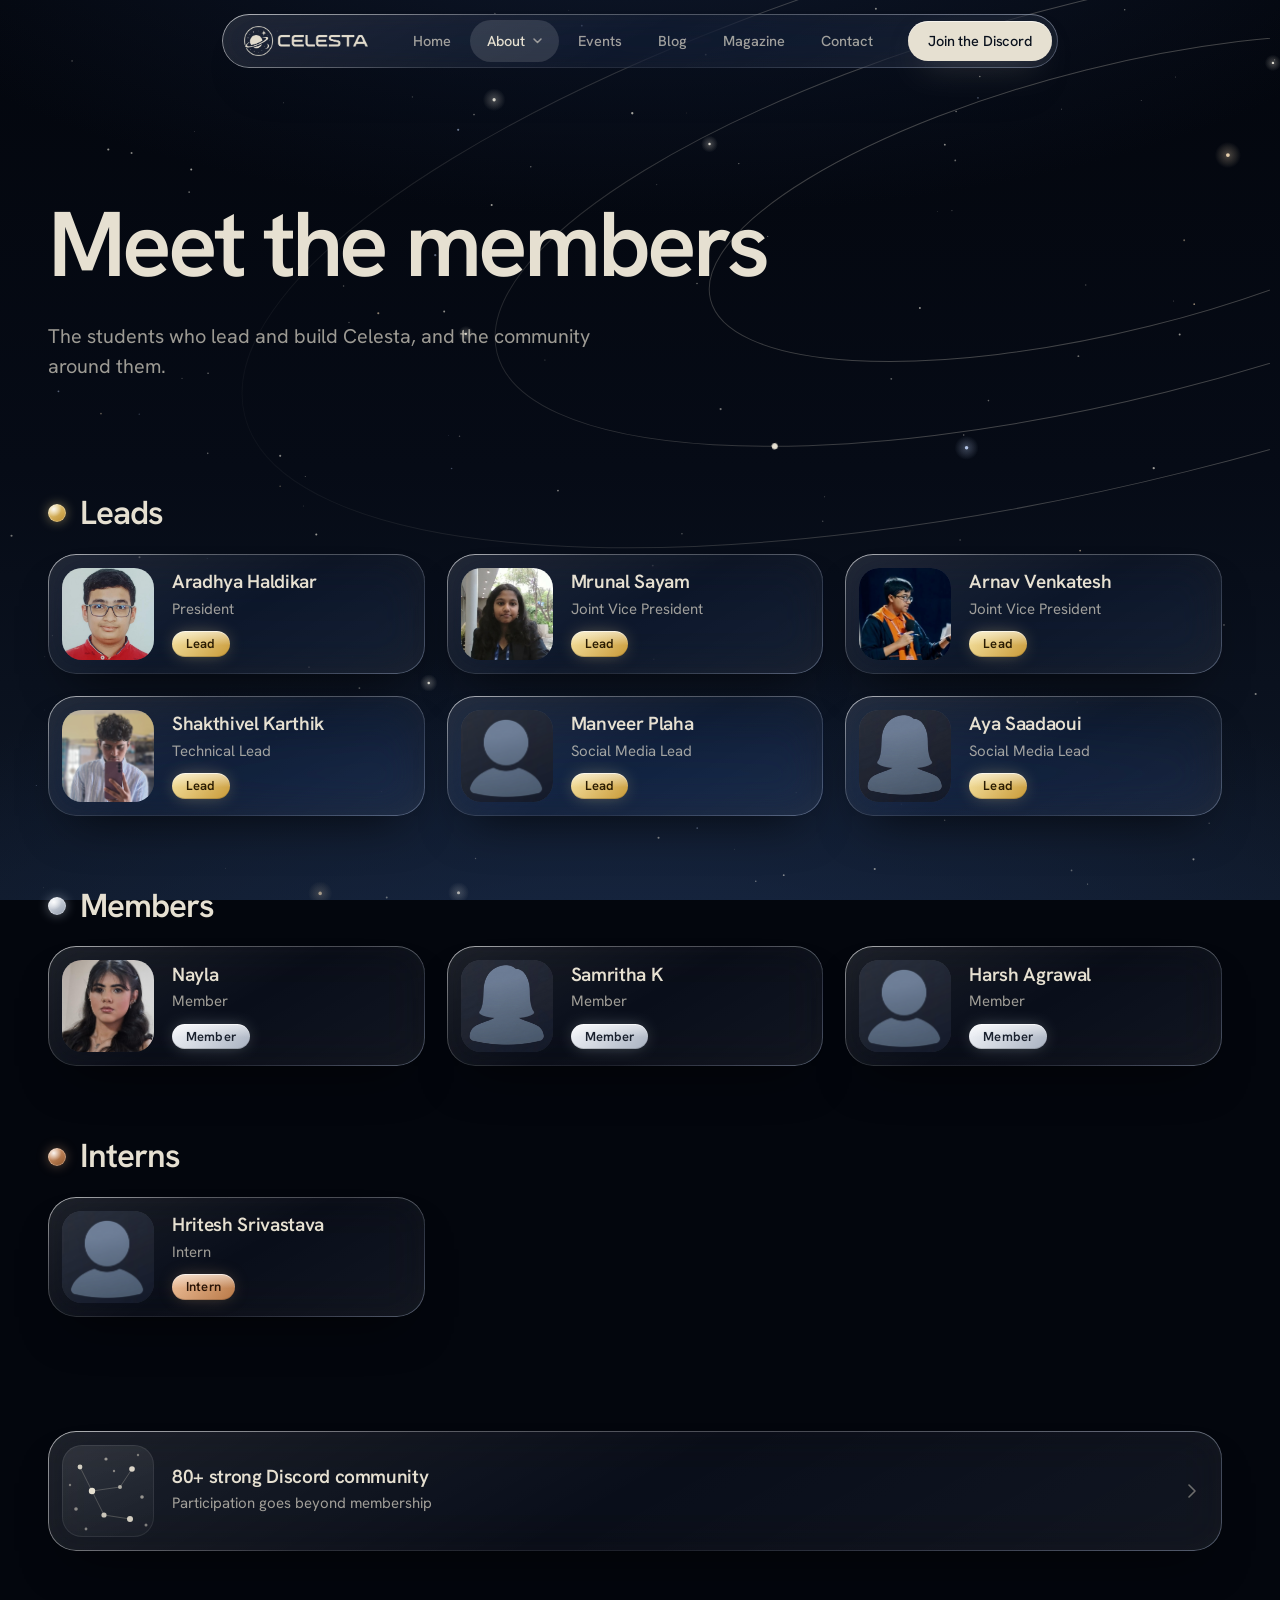
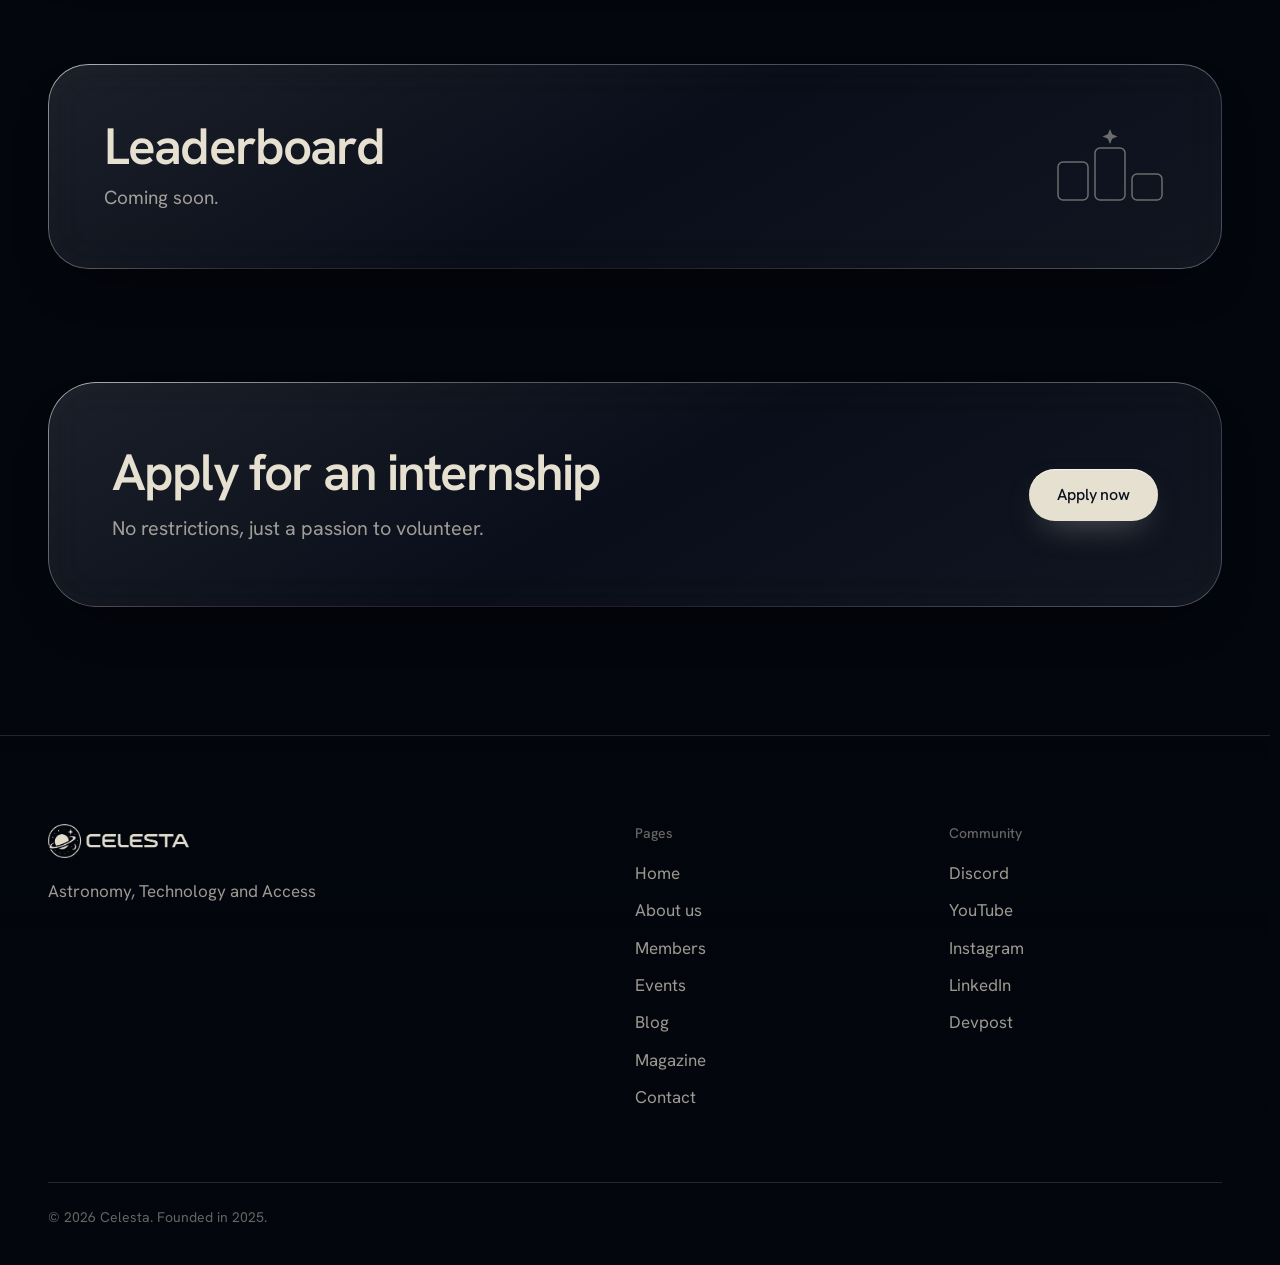
<file: members.html>
<!DOCTYPE html>
<html lang="en">
<head>
  <meta charset="utf-8">
  <meta name="viewport" content="width=device-width, initial-scale=1, viewport-fit=cover">

  <title>Members | Celesta</title>
  <meta name="description" content="The students who lead and build Celesta: leads, members and interns, plus a Discord community of 80+ where participation goes beyond membership.">
  <meta name="theme-color" content="#03060d">

  <link rel="icon" href="favicon.ico" sizes="any">
  <link rel="icon" type="image/png" sizes="32x32" href="assets/img/favicon-32.png">
  <link rel="apple-touch-icon" href="assets/img/apple-touch-icon.png">

  <!-- Link previews: see the note about the full image address in index.html -->
  <meta property="og:type" content="website">
  <meta property="og:site_name" content="Celesta">
  <meta property="og:title" content="Members | Celesta">
  <meta property="og:description" content="The students who lead and build Celesta, and the community around them.">
  <meta property="og:image" content="assets/img/og-image.png">
  <meta name="twitter:card" content="summary_large_image">

  <link rel="stylesheet" href="assets/css/style.css">
  <script src="assets/js/site.js" defer></script>
</head>

<body data-page="members">
  <a class="skip" href="#main">Skip to content</a>

  <!-- Navigation. Built by assets/js/site.js. -->
  <header data-layout="header"></header>

  <main id="main">

    <!-- ===== PAGE HEADER ================================================ -->
    <section class="page-head">
      <!-- Orbit lines, decorative only -->
      <svg class="orbits" viewBox="-1100 -520 2200 1040" width="2200" height="1040" aria-hidden="true" focusable="false">
        <defs>
          <radialGradient id="orbit-fade" cx="0" cy="0" r="1000" gradientUnits="userSpaceOnUse">
            <stop offset="0.28" stop-color="#e6e0d1" stop-opacity=".27"/>
            <stop offset="1" stop-color="#e6e0d1" stop-opacity="0"/>
          </radialGradient>
        </defs>
        <g transform="rotate(-14)">
          <ellipse rx="420" ry="132" pathLength="1"/>
          <ellipse rx="640" ry="200" pathLength="1"/>
          <ellipse rx="900" ry="282" pathLength="1"/>
          <circle r="3" fill="#e6e0d1">
            <animateMotion dur="120s" begin="-45s" repeatCount="indefinite" path="M640 0 A640 200 0 1 1 -640 0 A640 200 0 1 1 640 0"/>
          </circle>
        </g>
      </svg>

      <div class="wrap">
        <h1>Meet the members</h1>
        <p class="lead">The students who lead and build Celesta, and the community around them.</p>
      </div>
    </section>


    <!-- ===== PEOPLE ===================================================== -->
    <!-- Each person is one card, three to a row. Clicking a card opens a pop-up.
         To add a person, copy one <article> block into the right group and change the name and title.
         Photo: put <img src="assets/img/members/name.jpg" alt="Full name"> inside the square .avatar box
         (and delete aria-hidden="true" on that box).
         Short introduction (optional): add <p>Text</p> inside the [data-modal-more] block, after the badge.
         Badges: badge--gold is for Lead, badge--silver for Member, badge--bronze for Intern. -->
    <section class="listing">
      <div class="wrap">

        <div class="tier-block">
          <h2 class="tier tier--gold"><i class="medal"></i>Leads</h2>
          <div class="card-grid card-grid--3">
          <article class="member glass spot" data-modal="member" data-cursor-area>
            <div class="avatar" data-modal-media><img src="assets/img/members/aradhya.jpeg" alt="Aradhya Haldikar"></div>
            <div class="m-text">
              <h3 class="m-name"><button class="card-open" type="button" data-modal-title>Aradhya Haldikar</button></h3>
              <p class="m-title" data-modal-kind>President</p>
              <span class="badge badge--gold">Lead</span>
            </div>
            <div data-modal-more hidden>
              <span class="badge badge--gold">Lead</span>
            </div>
          </article>
          <article class="member glass spot" data-modal="member" data-cursor-area>
            <div class="avatar" data-modal-media><img src="assets/img/members/mrunal.jpeg" alt="Mrunal Sayam"></div>
            <div class="m-text">
              <h3 class="m-name"><button class="card-open" type="button" data-modal-title>Mrunal Sayam</button></h3>
              <p class="m-title" data-modal-kind>Joint Vice President</p>
              <span class="badge badge--gold">Lead</span>
            </div>
            <div data-modal-more hidden>
              <span class="badge badge--gold">Lead</span>
            </div>
          </article>
          <article class="member glass spot" data-modal="member" data-cursor-area>
            <div class="avatar" data-modal-media><img src="assets/img/members/arnav.jpeg" alt="Arnav Venkatesh"></div>
            <div class="m-text">
              <h3 class="m-name"><button class="card-open" type="button" data-modal-title>Arnav Venkatesh</button></h3>
              <p class="m-title" data-modal-kind>Joint Vice President</p>
              <span class="badge badge--gold">Lead</span>
            </div>
            <div data-modal-more hidden>
              <span class="badge badge--gold">Lead</span>
            </div>
          </article>
          <article class="member glass spot" data-modal="member" data-cursor-area>
            <div class="avatar" data-modal-media><img src="assets/img/members/shakthivel.jpeg" alt="Shakthivel Karthik"></div>
            <div class="m-text">
              <h3 class="m-name"><button class="card-open" type="button" data-modal-title>Shakthivel Karthik</button></h3>
              <p class="m-title" data-modal-kind>Technical Lead</p>
              <span class="badge badge--gold">Lead</span>
            </div>
            <div data-modal-more hidden>
              <span class="badge badge--gold">Lead</span>
            </div>
          </article>
          <article class="member glass spot" data-modal="member" data-cursor-area>
            <div class="avatar" data-modal-media><img src="assets/img/members/def1.png" alt="Manveer Plaha"></div>
            <div class="m-text">
              <h3 class="m-name"><button class="card-open" type="button" data-modal-title>Manveer Plaha</button></h3>
              <p class="m-title" data-modal-kind>Social Media Lead</p>
              <span class="badge badge--gold">Lead</span>
            </div>
            <div data-modal-more hidden>
              <span class="badge badge--gold">Lead</span>
            </div>
          </article>
          <article class="member glass spot" data-modal="member" data-cursor-area>
            <div class="avatar" data-modal-media><img src="assets/img/members/def2.png" alt="Aya Saadaoui"></div>
            <div class="m-text">
              <h3 class="m-name"><button class="card-open" type="button" data-modal-title>Aya Saadaoui</button></h3>
              <p class="m-title" data-modal-kind>Social Media Lead</p>
              <span class="badge badge--gold">Lead</span>
            </div>
            <div data-modal-more hidden>
              <span class="badge badge--gold">Lead</span>
            </div>
          </article>
          </div>
        </div>

        <div class="tier-block">
          <h2 class="tier tier--silver"><i class="medal"></i>Members</h2>
          <div class="card-grid card-grid--3">
          <article class="member glass spot" data-modal="member" data-cursor-area>
            <div class="avatar" data-modal-media><img src="assets/img/members/nayla.jpeg" alt="Nayla"></div>
            <div class="m-text">
              <h3 class="m-name"><button class="card-open" type="button" data-modal-title>Nayla</button></h3>
              <p class="m-title" data-modal-kind>Member</p>
              <span class="badge badge--silver">Member</span>
            </div>
            <div data-modal-more hidden>
              <span class="badge badge--silver">Member</span>
            </div>
          </article>
          <article class="member glass spot" data-modal="member" data-cursor-area>
            <div class="avatar" data-modal-media><img src="assets/img/members/def2.png" alt="Samritha K"></div>
            <div class="m-text">
              <h3 class="m-name"><button class="card-open" type="button" data-modal-title>Samritha K</button></h3>
              <p class="m-title" data-modal-kind>Member</p>
              <span class="badge badge--silver">Member</span>
            </div>
            <div data-modal-more hidden>
              <span class="badge badge--silver">Member</span>
            </div>
          </article>
          <article class="member glass spot" data-modal="member" data-cursor-area>
            <div class="avatar" data-modal-media><img src="assets/img/members/def1.png" alt="Harsh Agrawal"></div>
            <div class="m-text">
              <h3 class="m-name"><button class="card-open" type="button" data-modal-title>Harsh Agrawal</button></h3>
              <p class="m-title" data-modal-kind>Member</p>
              <span class="badge badge--silver">Member</span>
            </div>
            <div data-modal-more hidden>
              <span class="badge badge--silver">Member</span>
            </div>
          </article>
          </div>
        </div>

        <div class="tier-block">
          <h2 class="tier tier--bronze"><i class="medal"></i>Interns</h2>
          <div class="card-grid card-grid--3">
          <article class="member glass spot" data-modal="member" data-cursor-area>
            <div class="avatar" data-modal-media><img src="assets/img/members/def1.png" alt="Hritesh Srivastava"></div>
            <div class="m-text">
              <h3 class="m-name"><button class="card-open" type="button" data-modal-title>Hritesh Srivastava</button></h3>
              <p class="m-title" data-modal-kind>Intern</p>
              <span class="badge badge--bronze">Intern</span>
            </div>
            <div data-modal-more hidden>
              <span class="badge badge--bronze">Intern</span>
            </div>
          </article>
          </div>
        </div>

      </div>
    </section>


    <!-- ===== DISCORD COMMUNITY ========================================== -->
    <!-- The whole card is a link. The address is set in assets/js/site.js (links.discord). -->
    <section class="listing">
      <div class="wrap">
        <div class="card-grid card-grid--3">
          <a class="member member--wide glass spot" data-link="discord" href="#" data-cursor-area>
            <div class="avatar" aria-hidden="true">
              <svg viewBox="0 0 92 92" fill="none">
                <g stroke="rgba(230,224,209,.24)" stroke-width="1">
                  <line x1="30" y1="46" x2="18" y2="22"/><line x1="30" y1="46" x2="58" y2="42"/>
                  <line x1="58" y1="42" x2="70" y2="24"/><line x1="30" y1="46" x2="42" y2="70"/>
                  <line x1="42" y1="70" x2="68" y2="74"/>
                </g>
                <g fill="#e6e0d1">
                  <circle cx="18" cy="22" r="2.4" fill-opacity=".9"/><circle cx="44" cy="14" r="1.6" fill-opacity=".6"/>
                  <circle cx="70" cy="24" r="2.8" fill-opacity=".95"/><circle cx="30" cy="46" r="3.2"/>
                  <circle cx="58" cy="42" r="2" fill-opacity=".7"/><circle cx="80" cy="52" r="1.8" fill-opacity=".6"/>
                  <circle cx="14" cy="64" r="1.8" fill-opacity=".55"/><circle cx="42" cy="70" r="2.6" fill-opacity=".85"/>
                  <circle cx="68" cy="74" r="3" fill-opacity=".9"/><circle cx="24" cy="84" r="1.4" fill-opacity=".5"/>
                  <circle cx="84" cy="80" r="1.5" fill-opacity=".5"/><circle cx="52" cy="26" r="1.2" fill-opacity=".5"/>
                  <circle cx="8" cy="40" r="1.2" fill-opacity=".45"/><circle cx="76" cy="10" r="1.2" fill-opacity=".45"/>
                </g>
              </svg>
            </div>
            <div class="m-text">
              <h3 class="m-name">80+ strong Discord community</h3>
              <p class="m-title">Participation goes beyond membership</p>
            </div>
            <svg class="chev" viewBox="0 0 8 14" fill="none" aria-hidden="true"><path d="M1 1l6 6-6 6" stroke="currentColor" stroke-width="1.6" stroke-linecap="round" stroke-linejoin="round"/></svg>
          </a>
        </div>
      </div>
    </section>


    <!-- ===== LEADERBOARD ================================================ -->
    <section class="listing">
      <div class="wrap">
        <div class="soon glass">
          <div>
            <h2>Leaderboard</h2>
            <p>Coming soon.</p>
          </div>
          <svg viewBox="0 0 112 76" fill="none" stroke="currentColor" stroke-width="1.5" aria-hidden="true">
            <rect x="4" y="34" width="30" height="38" rx="5"/>
            <rect x="41" y="20" width="30" height="52" rx="5"/>
            <rect x="78" y="46" width="30" height="26" rx="5"/>
            <path d="M56 1l2.2 5.3L63.5 8.5l-5.3 2.2L56 16l-2.2-5.3L48.5 8.5l5.3-2.2z" fill="currentColor" stroke="none"/>
          </svg>
        </div>
      </div>
    </section>


    <!-- ===== APPLY ====================================================== -->
    <!-- The button opens the form set in assets/js/site.js (links.internship). -->
    <section class="listing listing--last">
      <div class="wrap">
        <div class="cta glass spot">
          <div>
            <h2>Apply for an internship</h2>
            <p class="lead">No restrictions, just a passion to volunteer.</p>
          </div>
          <a class="btn btn-primary" data-link="internship" href="#">Apply now</a>
        </div>
      </div>
    </section>

  </main>

  <!-- Footer. Built by assets/js/site.js. -->
  <footer data-layout="footer"></footer>
</body>
</html>
</file>
<file: assets/css/style.css>
/* ==========================================================================
   CELESTA | shared stylesheet (every page uses this file)

   1.  Fonts
   2.  Tokens (colours, sizes) .......... change the look of the whole site here
   3.  Base
   4.  Sky (background)
   5.  Layout helpers and type
   6.  Glass, buttons
   7.  Navigation
   8.  Home: hero
   9.  Home: statement, work index, CelestaGPT, community
   9b. Inner pages: shared by About, Events and Contact
   9c. Cards, pop-ups, blog, members and the 404 page
   10. Footer
   11. Cursor
   12. Responsive
   13. Reduced motion
   ========================================================================== */


/* 1. Fonts ---------------------------------------------------------------- */

@font-face {
  font-family: "Hanken Grotesk";
  src: url("../fonts/hanken-grotesk-variable.woff2") format("woff2");
  font-weight: 100 900;
  font-style: normal;
  font-display: swap;
}


/* 2. Tokens --------------------------------------------------------------- */

:root {
  /* Colour. Cream and navy are sampled from the Celesta logo. */
  --zenith: #03060d;                    /* top of the sky */
  --horizon: #0e1726;                   /* bottom of the sky */
  --cream: #e6e0d1;                     /* text, primary button */
  --cream-dim: rgba(230, 224, 209, .68);
  --cream-faint: rgba(230, 224, 209, .44);
  --rule: rgba(230, 224, 209, .15);     /* hairlines */
  --star-cool: #b9cbef;

  /* Type */
  --font: "Hanken Grotesk", "Helvetica Neue", Arial, system-ui, sans-serif;

  /* Layout */
  --wrap: 1180px;
  --gutter: clamp(20px, 4vw, 48px);

  /* Motion */
  --ease: cubic-bezier(.2, .8, .2, 1);
  --ease-out: cubic-bezier(.16, 1, .3, 1);
}


/* 3. Base ----------------------------------------------------------------- */

*, *::before, *::after { box-sizing: border-box; }

html {
  background: var(--zenith);
  color-scheme: dark;
  -webkit-text-size-adjust: 100%;
  scroll-behavior: smooth;
  scrollbar-width: thin;
  scrollbar-color: rgba(230, 224, 209, .28) transparent;
  scrollbar-gutter: stable;
}

body {
  margin: 0;
  min-height: 100vh;
  background: transparent;
  color: var(--cream);
  font: 400 17px/1.55 var(--font);
  -webkit-font-smoothing: antialiased;
  -moz-osx-font-smoothing: grayscale;
  text-rendering: optimizeLegibility;
}

img, svg { display: block; max-width: 100%; }
a { color: inherit; }
[hidden] { display: none !important; }
::selection { background: var(--cream); color: var(--zenith); }

:focus-visible {
  outline: 2px solid var(--cream);
  outline-offset: 3px;
}

.sr-only {
  position: absolute; width: 1px; height: 1px; margin: -1px; padding: 0;
  overflow: hidden; clip: rect(0 0 0 0); white-space: nowrap; border: 0;
}

.skip {
  position: fixed; top: 12px; left: 12px; z-index: 100;
  padding: 10px 16px; border-radius: 999px;
  background: var(--cream); color: var(--zenith);
  font-size: 14px; font-weight: 500; text-decoration: none;
  transform: translateY(-200%);
}
.skip:focus { transform: none; }


/* 4. Sky ------------------------------------------------------------------ */
/* One continuous night sky sits behind every page. The stars are drawn on a
   canvas by site.js; this is the gradient they sit on. */

body::before {
  content: "";
  position: fixed; inset: 0; z-index: -2;
  pointer-events: none;
  background:
    radial-gradient(120% 62% at 50% 112%, rgba(26, 44, 76, .85), transparent 64%),
    radial-gradient(90% 50% at 50% -12%, rgba(18, 30, 54, .8), transparent 72%),
    linear-gradient(180deg, var(--zenith) 0%, #060b16 52%, var(--horizon) 100%);
}

.sky {
  position: fixed; inset: 0; z-index: -1;
  width: 100%; height: 100%;
  pointer-events: none;
}


/* 5. Layout helpers and type --------------------------------------------- */

.wrap {
  width: min(var(--wrap), 100% - var(--gutter) * 2);
  margin-inline: auto;
}

h1, h2, h3 { margin: 0; font-weight: 600; text-wrap: balance; }

h2 {
  font-size: clamp(34px, 5.2vw, 68px);
  line-height: 1.03;
  letter-spacing: -.038em;
}

.lead {
  margin: 0;
  max-width: 34em;
  font-size: clamp(18px, 1.55vw, 21px);
  line-height: 1.5;
  color: var(--cream-dim);
  text-wrap: pretty;
}


/* 6. Glass and buttons ---------------------------------------------------- */
/* Liquid glass: a translucent fill, a blurred view of the sky behind it, a
   bright rim that fades around the edge, and a soft light that follows the
   pointer. Add class "glass" to anything; add "spot" to enable the pointer light. */

.glass {
  position: relative;
  isolation: isolate;
  background: linear-gradient(150deg, rgba(255, 255, 255, .105), rgba(255, 255, 255, .035) 50%, rgba(255, 255, 255, .065));
  -webkit-backdrop-filter: blur(22px) saturate(165%);
          backdrop-filter: blur(22px) saturate(165%);
  box-shadow:
    inset 0 1px 0 rgba(255, 255, 255, .24),
    inset 0 -1px 0 rgba(255, 255, 255, .05),
    inset 0 0 26px rgba(255, 255, 255, .025),
    0 26px 50px -26px rgba(0, 0, 0, .7);
}

@supports ((-webkit-mask-composite: xor) or (mask-composite: exclude)) {
  .glass::before {
    content: "";
    position: absolute; inset: 0; z-index: -1;
    border-radius: inherit;
    padding: 1px;
    background: linear-gradient(140deg, rgba(255, 255, 255, .55), rgba(255, 255, 255, .08) 30%, rgba(255, 255, 255, .02) 58%, rgba(185, 203, 239, .34));
    -webkit-mask: linear-gradient(#000 0 0) content-box, linear-gradient(#000 0 0);
    -webkit-mask-composite: xor;
            mask: linear-gradient(#000 0 0) content-box exclude, linear-gradient(#000 0 0);
    pointer-events: none;
  }
}

.glass.spot::after {
  content: "";
  position: absolute; inset: 0; z-index: -1;
  border-radius: inherit;
  background: radial-gradient(380px circle at var(--mx, 50%) var(--my, 0%), rgba(255, 255, 255, .11), transparent 62%);
  opacity: 0;
  transition: opacity .5s var(--ease);
  pointer-events: none;
}
.glass.spot:hover::after { opacity: 1; }

.btn {
  --h: 52px;
  position: relative;
  display: inline-flex; align-items: center; justify-content: center;
  height: var(--h);
  padding: 0 28px;
  border: 0; border-radius: 999px;
  font: 500 16px/1 var(--font);
  letter-spacing: -.01em;
  color: var(--cream);
  text-decoration: none; white-space: nowrap;
  cursor: pointer;
  transition: background-color .35s var(--ease), color .35s var(--ease), box-shadow .35s var(--ease), translate .5s var(--ease-out);
}
.btn-sm { --h: 40px; padding: 0 20px; font-size: 14.5px; }

.btn-primary {
  background: var(--cream);
  color: #0a111d;
  box-shadow: inset 0 1px 0 rgba(255, 255, 255, .6), 0 14px 34px -16px rgba(230, 224, 209, .5);
}
.btn-primary:hover { background: #f4efe1; }

.btn-glass:hover { background-color: rgba(255, 255, 255, .06); }


/* 7. Navigation ----------------------------------------------------------- */

.site-header {
  position: fixed; z-index: 60;
  top: max(14px, env(safe-area-inset-top));
  left: 0; right: 0;
  display: flex; justify-content: center;
  padding-inline: 14px;
  pointer-events: none;
  animation: nav-in 1s var(--ease-out) .1s backwards;
}
@keyframes nav-in { from { opacity: 0; transform: translateY(-10px); } }

.nav {
  display: flex; align-items: center; gap: 10px;
  max-width: 100%;
  padding: 6px 6px 6px 22px;
  border-radius: 999px;
  pointer-events: auto;
  transition: background-color .4s var(--ease);
}
.site-header.is-scrolled .nav { background-color: rgba(8, 14, 26, .62); }

.nav-brand { display: flex; align-items: center; margin-right: 18px; border-radius: 8px; }
.nav-brand img { height: 30px; width: auto; }

.nav-links { display: flex; gap: 2px; margin: 0; padding: 0; list-style: none; }
.nav-links a {
  display: block;
  padding: 10px 17px;
  border-radius: 999px;
  font-size: 14.5px; font-weight: 500;
  color: var(--cream-dim);
  text-decoration: none;
  transition: color .3s var(--ease), background-color .3s var(--ease), translate .5s var(--ease-out);
}
.nav-links a:hover { color: var(--cream); background: rgba(255, 255, 255, .08); }
.nav-links a[aria-current="page"] { color: var(--cream); background: rgba(255, 255, 255, .13); }

/* Dropdown: opens on hover or when a link inside it has keyboard focus. */
.nav-links > li { position: relative; display: flex; }
.nav-links .has-sub > a { display: inline-flex; align-items: center; gap: 8px; }
.nav-links .has-sub > a svg { width: 9px; height: 6px; opacity: .6; transition: transform .35s var(--ease-out); }
.nav-links .has-sub:hover > a svg, .nav-links .has-sub:focus-within > a svg { transform: rotate(180deg); }
.nav-links li.is-current > a { color: var(--cream); background: rgba(255, 255, 255, .13); }
.has-sub::after { content: ""; position: absolute; left: -8px; right: -8px; top: 100%; height: 18px; }

.subnav {
  position: absolute; top: calc(100% + 14px); left: 50%;
  min-width: 190px;
  margin: 0; padding: 8px; list-style: none;
  border-radius: 24px;
  background-color: rgba(9, 15, 28, .86);
  opacity: 0; visibility: hidden; pointer-events: none;
  translate: -50% 8px;
  transition: opacity .25s var(--ease), translate .4s var(--ease-out), visibility 0s linear .4s;
}
.has-sub:hover > .subnav, .has-sub:focus-within > .subnav {
  opacity: 1; visibility: visible; pointer-events: auto;
  translate: -50% 0;
  transition-delay: 0s;
}
.subnav a {
  display: block;
  padding: 11px 16px;
  border-radius: 17px;
  font-size: 14.5px; font-weight: 500;
  color: var(--cream-dim);
  text-decoration: none;
  transition: color .3s var(--ease), background-color .3s var(--ease);
}
.subnav a:hover { color: var(--cream); background: rgba(255, 255, 255, .09); }
.subnav a[aria-current="page"] { color: var(--cream); background: rgba(255, 255, 255, .13); }

/* Small padlock after a members-only link. */
.lock-icon { display: inline-block; width: 11px; height: 13px; margin-left: 8px; vertical-align: -1px; opacity: .55; }
.nav-sheet .lock-icon { width: 14px; height: 16px; margin-left: 10px; vertical-align: -1px; }

.nav-cta { margin-left: 8px; }

.nav-toggle {
  display: none;
  position: relative;
  width: 42px; height: 42px;
  padding: 0; border: 0; border-radius: 50%;
  background: rgba(255, 255, 255, .09);
  cursor: pointer;
}
.nav-toggle i {
  position: absolute; left: 14px; right: 14px; height: 1.5px;
  border-radius: 2px; background: var(--cream);
  transition: transform .4s var(--ease-out), top .4s var(--ease-out);
}
.nav-toggle i:nth-of-type(1) { top: 17px; }
.nav-toggle i:nth-of-type(2) { top: 24px; }
.site-header[data-open="true"] .nav-toggle i:nth-of-type(1) { top: 20.5px; transform: rotate(45deg); }
.site-header[data-open="true"] .nav-toggle i:nth-of-type(2) { top: 20.5px; transform: rotate(-45deg); }

.nav-sheet {
  position: absolute;
  top: calc(100% + 10px); left: 14px; right: 14px;
  padding: 10px;
  border-radius: 30px;
  background-color: rgba(8, 14, 26, .6);
  opacity: 0; visibility: hidden;
  transform: translateY(-8px) scale(.98);
  transform-origin: top center;
  transition: opacity .35s var(--ease), transform .45s var(--ease-out), visibility 0s linear .45s;
}
.site-header[data-open="true"] .nav-sheet {
  opacity: 1; visibility: visible; transform: none;
  transition-delay: 0s;
}
.nav-sheet ul { margin: 0; padding: 0; list-style: none; }
.nav-sheet a {
  display: block;
  padding: 16px 18px;
  border-radius: 22px;
  font-size: 22px; font-weight: 600; letter-spacing: -.02em;
  text-decoration: none;
}
.nav-sheet a[aria-current="page"] { background: rgba(255, 255, 255, .1); }
.nav-sheet .btn { width: 100%; margin-top: 8px; }


/* 8. Home: hero ----------------------------------------------------------- */

.hero {
  position: relative;
  display: flex; align-items: center; justify-content: center;
  min-height: 100vh; min-height: 100svh;
  padding: clamp(124px, 17vh, 176px) 0 clamp(84px, 13vh, 136px);
  text-align: center;
  overflow-x: clip;
}

.hero-inner {
  position: relative; z-index: 1;
  display: flex; flex-direction: column; align-items: center;
  width: min(var(--wrap), 100% - var(--gutter) * 2);
}

/* The emblem is the centre of the orbits drawn behind the headline. */
.emblem {
  position: relative;
  width: 116px; aspect-ratio: 1;
  margin-bottom: clamp(30px, 5.5vh, 52px);
}
.emblem::before {
  content: "";
  position: absolute; inset: -80%;
  background: radial-gradient(closest-side, rgba(185, 203, 239, .15), rgba(185, 203, 239, 0));
  pointer-events: none;
}
.emblem-disc {
  position: absolute; inset: 3px;
  border-radius: 50%;
  box-shadow: inset 0 1px 0 rgba(255, 255, 255, .22), inset 0 0 28px rgba(255, 255, 255, .03);
}
.emblem img { position: relative; width: 100%; height: 100%; object-fit: contain; }

.orbits {
  position: absolute; left: 50%; top: 50%;
  width: 2200px; height: 1040px; max-width: none;
  translate: -50% -50%;
  pointer-events: none;
  overflow: visible;
}
.orbits ellipse {
  fill: none;
  stroke: url(#orbit-fade);
  stroke-width: 1;
  stroke-dasharray: 1;
  stroke-dashoffset: 1;
  animation: trace 2.8s var(--ease-out) forwards;
}
.orbits ellipse:nth-of-type(1) { animation-delay: .25s; }
.orbits ellipse:nth-of-type(2) { animation-delay: .5s; }
.orbits ellipse:nth-of-type(3) { animation-delay: .75s; }
.orbits ellipse:nth-of-type(4) { animation-delay: 1s; }
.orbits circle { opacity: 0; animation: appear 1.6s ease 2s forwards; }
@keyframes trace { to { stroke-dashoffset: 0; } }
@keyframes appear { to { opacity: 1; } }

.hero h1 {
  max-width: 10.2em;
  font-size: clamp(52px, 8.2vw, 104px);
  line-height: .98;
  letter-spacing: -.045em;
}
.hero h1 .wide { display: inline; }
.hero .lead { margin-top: clamp(22px, 3.4vh, 32px); max-width: 31em; }
.hero .actions {
  display: flex; flex-wrap: wrap; justify-content: center; gap: 12px;
  margin-top: clamp(28px, 4.4vh, 40px);
}

/* Page-load sequence: orbits trace themselves, then the words arrive. */
.hero .emblem, .hero h1, .hero .lead, .hero .actions { animation: arrive 1.3s var(--ease-out) backwards; }
.hero .emblem  { animation-delay: .1s; }
.hero h1       { animation-delay: .3s; }
.hero .lead    { animation-delay: .5s; }
.hero .actions { animation-delay: .68s; }
@keyframes arrive { from { opacity: 0; transform: translateY(16px); } }


/* 9. Home: statement, work index, CelestaGPT, community ------------------- */

.statement { padding: clamp(96px, 15vw, 200px) 0 clamp(56px, 8vw, 104px); }
.scrub {
  margin: 0;
  max-width: 19.5em;
  font-size: clamp(28px, 4.4vw, 58px);
  line-height: 1.12;
  letter-spacing: -.032em;
  font-weight: 600;
  text-wrap: pretty;
}
.scrub .w { opacity: .2; }

.work { padding: clamp(40px, 7vw, 88px) 0 clamp(72px, 10vw, 136px); }
.work-head { max-width: 40rem; margin-bottom: clamp(36px, 5.5vw, 68px); }
.work-head .lead { margin-top: 20px; }

.index { margin: 0; padding: 0; list-style: none; border-top: 1px solid var(--rule); }
.index li {
  display: grid;
  grid-template-columns: minmax(0, 1.15fr) minmax(0, 1fr);
  gap: clamp(10px, 3vw, 48px);
  align-items: baseline;
  padding: clamp(22px, 3.2vw, 38px) 0;
  border-bottom: 1px solid var(--rule);
}
.index h3 {
  font-size: clamp(32px, 5.4vw, 68px);
  line-height: 1;
  letter-spacing: -.04em;
}
.index p { margin: 0; max-width: 33ch; color: var(--cream-dim); text-wrap: pretty; }

.gpt { padding: clamp(16px, 3vw, 40px) 0 clamp(72px, 10vw, 136px); }
.panel {
  display: grid;
  grid-template-columns: minmax(0, 1.05fr) minmax(0, .95fr);
  gap: clamp(32px, 6vw, 88px);
  padding: clamp(28px, 5.4vw, 72px);
  border-radius: clamp(30px, 4.4vw, 48px);
}
.panel-copy { display: flex; flex-direction: column; align-items: flex-start; }
.panel-copy .lead { margin-top: 22px; }
.panel-copy .btn { margin-top: 32px; }
.constellation {
  width: min(100%, 440px); height: auto;
  margin-top: auto; padding-top: 48px;
  overflow: visible;
}
.constellation line { stroke: rgba(230, 224, 209, .26); stroke-width: 1; }
.constellation .halo { fill: rgba(185, 203, 239, .1); }
.constellation .dot { fill: var(--cream); }
.constellation .dust { fill: var(--cream-faint); }

.uses { margin: 0; padding: 0; list-style: none; align-self: center; }
.uses-title { margin: 0 0 6px; font-size: 15px; font-weight: 500; color: var(--cream-faint); }
.uses li {
  display: flex; align-items: center; gap: 16px;
  padding: 17px 0;
  border-top: 1px solid var(--rule);
  font-size: clamp(17px, 1.6vw, 20px); font-weight: 500; letter-spacing: -.012em;
}
.uses li::before {
  content: "";
  flex: none;
  width: 9px; height: 9px;
  border: 1.5px solid var(--cream-faint);
  border-radius: 50%;
}
.uses-wrap { align-self: center; }
.uses-wrap .uses { border-bottom: 1px solid var(--rule); }

.community { padding: clamp(16px, 3vw, 40px) 0 clamp(96px, 12vw, 168px); }
.community-grid {
  display: grid;
  grid-template-columns: minmax(0, 1fr) minmax(0, 1fr);
  gap: clamp(36px, 7vw, 104px);
  align-items: center;
}
.community-grid .lead { margin-top: 22px; }
.community-grid .btn { margin-top: 32px; }

.rows { margin: 0; padding: 8px; list-style: none; border-radius: 34px; }
.rows li:not([hidden]) ~ li:not([hidden]) { border-top: 1px solid var(--rule); }
.rows a {
  display: flex; align-items: center; justify-content: space-between; gap: 16px;
  padding: 21px 24px;
  border-radius: 26px;
  text-decoration: none;
}
.rows .r-name { font-size: 19px; font-weight: 600; letter-spacing: -.015em; }
.rows .r-meta { margin-left: auto; font-size: 15px; color: var(--cream-dim); text-align: right; }
.rows svg { flex: none; width: 8px; height: 14px; color: var(--cream-faint); }


/* 9b. Inner pages (About, Events, Contact) -------------------------------- */

.page-head {
  position: relative;
  padding: clamp(148px, 22vh, 224px) 0 clamp(48px, 7vw, 96px);
  overflow-x: clip;
}
.page-head .wrap { position: relative; z-index: 1; }
.page-head h1 {
  max-width: 11.5em;
  font-size: clamp(44px, 7.2vw, 92px);
  line-height: 1;
  letter-spacing: -.043em;
}
.page-head .lead { margin-top: clamp(22px, 3vw, 32px); max-width: 30em; }
.page-head .orbits { left: 88%; top: 42%; }
.page-head h1, .page-head .lead { animation: arrive 1.2s var(--ease-out) backwards; }
.page-head .lead { animation-delay: .15s; }
.page-head + .statement { padding-top: clamp(24px, 5vw, 72px); }

/* Heading on the left, content on the right. Used for story rows and the team. */
.split {
  display: grid;
  grid-template-columns: minmax(0, 1fr) minmax(0, 1.3fr);
  gap: clamp(20px, 5vw, 88px);
  padding: clamp(36px, 5vw, 68px) 0;
  border-top: 1px solid var(--rule);
}
.split h2 { font-size: clamp(30px, 3.8vw, 52px); line-height: 1.04; letter-spacing: -.036em; }

.story { padding: clamp(16px, 3vw, 40px) 0 clamp(40px, 6vw, 88px); }
.story .split:last-child { border-bottom: 1px solid var(--rule); }

.prose p {
  margin: 0; max-width: 33em;
  font-size: clamp(17px, 1.45vw, 19.5px); line-height: 1.6;
  color: var(--cream-dim);
  text-wrap: pretty;
}
.prose p:first-child { color: var(--cream); }
.prose p + p { margin-top: 1.15em; }
.prose .btn { margin-top: 30px; }

/* People: grouped glass lists, like a settings screen. */
.team { padding: clamp(16px, 3vw, 40px) 0 clamp(88px, 11vw, 152px); }
.groups { display: grid; gap: 30px; align-content: start; }
.group-title { margin: 0 0 10px 8px; font-size: 15px; font-weight: 500; color: var(--cream-faint); }
.people { margin: 0; padding: 6px 8px; list-style: none; border-radius: 30px; }
.people li {
  display: flex; align-items: baseline; justify-content: space-between; gap: 20px;
  padding: 19px 20px;
}
.people li + li { border-top: 1px solid var(--rule); }
.people .name { font-size: clamp(19px, 1.8vw, 22px); font-weight: 600; letter-spacing: -.018em; }
.people .role { font-size: 16px; color: var(--cream-dim); text-align: right; }


/* 9c. Cards, pop-ups, blog, members and the 404 page ---------------------- */

/* A page section made of a heading and a grid of cards. */
.listing { padding: clamp(8px, 2vw, 24px) 0 clamp(48px, 7vw, 96px); }
.listing-head { margin-bottom: clamp(24px, 4vw, 44px); }
.listing-head h2 { font-size: clamp(30px, 3.8vw, 52px); line-height: 1.04; letter-spacing: -.036em; }
.listing-head .lead { margin-top: 16px; }
.listing--last { padding-bottom: clamp(72px, 10vw, 136px); }

.card-grid { display: grid; gap: clamp(14px, 2vw, 22px); }
.card-grid--2 { grid-template-columns: repeat(2, minmax(0, 1fr)); }
.card-grid--3 { grid-template-columns: repeat(3, minmax(0, 1fr)); }
.card-grid--4 { grid-template-columns: repeat(4, minmax(0, 1fr)); }

.card {
  position: relative;
  display: flex; flex-direction: column; gap: 22px;
  padding: 14px 14px 28px;
  border-radius: 32px;
}
.card-text { padding: 0 14px; }
.card-title {
  margin: 0;
  font-size: clamp(22px, 2.1vw, 28px);
  line-height: 1.15; letter-spacing: -.026em; font-weight: 600;
  text-wrap: balance;
}
.card-kind { margin: 8px 0 0; font-size: 14.5px; color: var(--cream-faint); }
.card-blurb { margin: 12px 0 0; font-size: 16.5px; line-height: 1.5; color: var(--cream-dim); text-wrap: pretty; }

/* The button or link inside a card stretches over the whole card, so the whole card is clickable. */
.card-open, .card-link {
  margin: 0; padding: 0; border: 0; background: none;
  color: inherit; font: inherit; letter-spacing: inherit; text-align: left; text-decoration: none;
  cursor: pointer;
}
.card-open::after, .card-link::after { content: ""; position: absolute; inset: 0; border-radius: 32px; }
.card-open:focus-visible, .card-link:focus-visible { outline: none; }
.card-open:focus-visible::after, .card-link:focus-visible::after { outline: 2px solid var(--cream); outline-offset: 3px; }

/* Picture space. Put an <img> inside to fill it, or leave it empty. */
.media {
  position: relative; overflow: hidden;
  aspect-ratio: 16 / 10;
  border-radius: 22px;
  background: linear-gradient(160deg, rgba(255, 255, 255, .07), rgba(255, 255, 255, .02));
  box-shadow: inset 0 0 0 1px rgba(255, 255, 255, .08);
}
.media > img { width: 100%; height: 100%; object-fit: cover; }
.media--graphic { display: grid; place-items: center; padding: clamp(18px, 3vw, 32px); }
.media--graphic > svg { display: block; width: 100%; height: auto; max-height: 100%; }
.media--graphic > .constellation { display: block; margin: 0; padding: 0; }

.card--compact { gap: 16px; padding: 10px 10px 22px; border-radius: 26px; }
.card--compact .media { aspect-ratio: 4 / 3; border-radius: 18px; }
.card--compact .card-text { padding: 0 10px; }
.card--compact .card-title { font-size: clamp(17px, 1.6vw, 20px); }
.card--compact .card-kind { margin-top: 6px; font-size: 13.5px; }

/* Blog */
.card-cta {
  display: inline-flex; align-items: center; gap: 9px;
  margin: auto 14px 0; padding-top: 2px;
  font-size: 15px; font-weight: 500; color: var(--cream-dim);
}
.card-cta svg { width: 7px; height: 12px; }
.blog-more { display: flex; justify-content: center; margin-top: clamp(32px, 5vw, 56px); }

/* Pop-up. Built by assets/js/site.js from any element marked data-modal. */
html.modal-open { overflow: hidden; }

.modal {
  position: fixed; inset: 0;
  width: 100%; height: 100%; max-width: none; max-height: none;
  margin: 0; padding: clamp(14px, 3vw, 40px);
  border: 0; background: transparent; color: var(--cream);
  overflow: hidden;
}
.modal[open] { display: grid; place-items: center; }
.modal::backdrop {
  background: rgba(2, 4, 10, .62);
  -webkit-backdrop-filter: blur(10px);
          backdrop-filter: blur(10px);
}
.modal[open]::backdrop { animation: modal-fade .35s ease; }
.modal.is-closing::backdrop { animation: modal-fade-out .23s ease forwards; }

.modal-panel {
  width: min(680px, 100%);
  overflow: hidden;
  border-radius: 38px;
  background-color: rgba(9, 15, 28, .82);
}
.modal[data-variant="member"] .modal-panel { width: min(440px, 100%); }
.modal[open] .modal-panel { animation: modal-in .5s var(--ease-out); }
.modal.is-closing .modal-panel { animation: modal-out .23s ease forwards; }
@keyframes modal-in { from { opacity: 0; transform: scale(.82); } }
@keyframes modal-out { to { opacity: 0; transform: scale(.94); } }
@keyframes modal-fade { from { opacity: 0; } }
@keyframes modal-fade-out { to { opacity: 0; } }

.modal-scroll {
  max-height: calc(100vh - 2 * clamp(14px, 3vw, 40px));
  overflow-y: auto; overscroll-behavior: contain;
  padding: 14px 14px 34px;
}
.modal-close {
  position: absolute; top: 24px; right: 24px; z-index: 3;
  display: grid; place-items: center;
  width: 44px; height: 44px; padding: 0;
  border: 0; border-radius: 50%;
  color: var(--cream);
  background: rgba(8, 12, 22, .58);
  -webkit-backdrop-filter: blur(12px);
          backdrop-filter: blur(12px);
  box-shadow: inset 0 0 0 1px rgba(255, 255, 255, .2);
  cursor: pointer;
  transition: background-color .3s var(--ease);
}
.modal-close:hover { background: rgba(8, 12, 22, .8); }
.modal-close svg { width: 14px; height: 14px; }

.modal-media { margin-bottom: 24px; }
.modal-media .media { aspect-ratio: 2.3 / 1; }
.modal-text { padding: 0 14px; }
.modal-kind { margin: 0 0 8px; font-size: 14.5px; color: var(--cream-faint); }
.modal-title { font-size: clamp(26px, 3.4vw, 40px); line-height: 1.08; letter-spacing: -.034em; }
.modal-body { margin-top: 18px; }
.modal-body p { margin: 0; font-size: 17px; line-height: 1.6; color: var(--cream-dim); text-wrap: pretty; }
.modal-body p:first-child { color: var(--cream); }
.modal-body p + p { margin-top: 1em; }
.modal-body .facts { margin-top: 22px; }
.modal-actions { display: flex; flex-wrap: wrap; gap: 12px; margin-top: 26px; }
.modal[data-variant="member"] .modal-media .avatar { width: 100%; border-radius: 28px; }
.modal[data-variant="member"] .modal-text { display: flex; flex-direction: column; }
.modal[data-variant="member"] .modal-title { order: 1; }
.modal[data-variant="member"] .modal-kind { order: 2; margin: 8px 0 0; font-size: 16px; color: var(--cream-dim); }
.modal[data-variant="member"] .modal-body { order: 3; margin-top: 16px; }
.modal[data-variant="member"] .modal-title { font-size: clamp(26px, 3vw, 34px); }

/* Members */
.tier-block + .tier-block { margin-top: clamp(40px, 6vw, 72px); }
.tier {
  display: flex; align-items: center; gap: 14px;
  margin: 0 0 22px;
  font-size: clamp(24px, 2.6vw, 34px); font-weight: 600; line-height: 1.1; letter-spacing: -.03em;
}
.tier .medal { width: 18px; height: 18px; }

.member {
  position: relative;
  display: flex; align-items: center; gap: 18px;
  min-height: 120px;
  padding: 14px 18px 14px 14px;
  border-radius: 28px;
  color: inherit; text-decoration: none;
}
.member .card-open::after { border-radius: 28px; }
.avatar {
  position: relative; flex: none; overflow: hidden;
  width: 92px; aspect-ratio: 1;
  border-radius: 20px;
  background: linear-gradient(160deg, rgba(255, 255, 255, .09), rgba(255, 255, 255, .025));
  box-shadow: inset 0 0 0 1px rgba(255, 255, 255, .08);
}
.avatar > img { width: 100%; height: 100%; object-fit: cover; }
.avatar > svg { display: block; width: 100%; height: 100%; }
.m-text { min-width: 0; }
.m-name { margin: 0; font-size: 19px; line-height: 1.2; letter-spacing: -.018em; font-weight: 600; text-wrap: balance; }
.m-title { margin: 4px 0 0; font-size: 15px; color: var(--cream-dim); }
.member .badge { margin-top: 10px; }
.member--wide { grid-column: 1 / -1; }
.member--wide .chev { flex: none; width: 8px; height: 14px; margin: 0 8px 0 auto; color: var(--cream-faint); }

.badge {
  display: inline-flex; align-items: center;
  padding: 5px 14px;
  border-radius: 999px;
  font-size: 13px; font-weight: 600; line-height: 1.2; letter-spacing: .01em;
  color: var(--badge-ink);
  background:
    linear-gradient(180deg, rgba(255, 255, 255, .5), rgba(255, 255, 255, 0) 55%),
    linear-gradient(135deg, var(--b1), var(--b2));
  box-shadow:
    inset 0 1px 0 rgba(255, 255, 255, .65),
    inset 0 -1px 0 rgba(0, 0, 0, .16),
    0 0 18px -4px var(--glow);
}
.medal {
  flex: none; display: inline-block;
  width: 13px; height: 13px; border-radius: 50%;
  background:
    radial-gradient(circle at 32% 28%, rgba(255, 255, 255, .9), rgba(255, 255, 255, 0) 44%),
    linear-gradient(145deg, var(--c1), var(--c2));
  box-shadow: inset 0 0 0 1px rgba(255, 255, 255, .3), 0 0 12px var(--glow);
}
.badge--gold, .tier--gold { --c1: #f2d98f; --c2: #b8892b; --glow: rgba(242, 217, 143, .45); }
.badge--silver, .tier--silver { --c1: #f0f3f8; --c2: #8d97a7; --glow: rgba(222, 230, 242, .4); }
.badge--bronze, .tier--bronze { --c1: #e6aa7e; --c2: #8a5127; --glow: rgba(230, 170, 126, .4); }
.badge--gold   { --b1: #f6e4a4; --b2: #c99a38; --badge-ink: #2a1c03; }
.badge--silver { --b1: #f4f6fa; --b2: #a9b2c1; --badge-ink: #1a212e; }
.badge--bronze { --b1: #f0c29d; --b2: #b87846; --badge-ink: #2a1406; }

/* Full-width panels: leaderboard and the call to apply */
.soon {
  display: flex; align-items: center; justify-content: space-between; gap: 24px;
  padding: clamp(28px, 5vw, 56px);
  border-radius: clamp(28px, 4vw, 40px);
}
.soon h2 { font-size: clamp(30px, 4vw, 54px); line-height: 1.04; letter-spacing: -.036em; }
.soon p { margin: 10px 0 0; font-size: clamp(17px, 1.5vw, 19px); color: var(--cream-dim); }
.soon svg { flex: none; width: clamp(72px, 9vw, 112px); height: auto; color: var(--cream-faint); }

.cta {
  display: flex; flex-wrap: wrap; align-items: center; justify-content: space-between;
  gap: 28px 48px;
  padding: clamp(28px, 5vw, 64px);
  border-radius: clamp(30px, 4.4vw, 48px);
}
.cta h2 { font-size: clamp(30px, 4vw, 54px); line-height: 1.04; letter-spacing: -.036em; }
.cta .lead { margin-top: 14px; }

/* 404 */
.notfound {
  display: flex; align-items: center;
  min-height: 100vh; min-height: 100svh;
  padding: 120px 0 80px;
}
.notfound .actions { display: flex; flex-wrap: wrap; gap: 12px; margin-top: 32px; }


/* 10. Footer -------------------------------------------------------------- */

.site-footer {
  border-top: 1px solid var(--rule);
  padding: clamp(48px, 7vw, 88px) 0 36px;
  background: linear-gradient(180deg, transparent, rgba(3, 6, 13, .5));
}
.footer-grid { display: grid; grid-template-columns: 1.5fr .75fr .75fr; gap: 40px; }
.footer-brand img { height: 34px; width: auto; }
.footer-brand p { margin: 20px 0 0; max-width: 30ch; color: var(--cream-dim); text-wrap: balance; }
.site-footer h2 { margin: 0 0 16px; font-size: 14px; font-weight: 500; letter-spacing: 0; line-height: 1.4; color: var(--cream-faint); }
.site-footer ul { display: grid; gap: 11px; margin: 0; padding: 0; list-style: none; }
.site-footer nav a { text-decoration: none; color: var(--cream-dim); transition: color .25s var(--ease); }
.site-footer nav a:hover { color: var(--cream); }
.footer-base {
  margin-top: clamp(40px, 6vw, 72px); padding-top: 24px;
  border-top: 1px solid var(--rule);
  font-size: 14px; color: var(--cream-faint);
}
.footer-base p { margin: 0; }


/* 11. Cursor -------------------------------------------------------------- */
/* An iPad-style pointer: a small dot that wraps itself around buttons and links.
   Only active with a mouse or trackpad. Turn off in site.js: effects.cursor */

html.cursor-on, html.cursor-on * { cursor: none !important; }
html.cursor-on input, html.cursor-on textarea, html.cursor-on select { cursor: text !important; }

.cursor {
  position: fixed; left: 0; top: 0; z-index: 9999;
  width: 10px; height: 10px; border-radius: 5px;
  background: #fff;
  mix-blend-mode: difference;
  opacity: 0;
  pointer-events: none;
  will-change: transform, width, height;
  transition: opacity .25s ease, background-color .3s ease, box-shadow .3s ease;
}
.cursor.on { opacity: 1; }
.cursor.hide { opacity: 0; }
.cursor.morph {
  mix-blend-mode: normal;
  background: rgba(255, 255, 255, .12);
  box-shadow: inset 0 0 0 1px rgba(255, 255, 255, .3), 0 10px 26px -10px rgba(0, 0, 0, .55);
}
.cursor.ring { background: transparent; box-shadow: inset 0 0 0 1.5px #fff; }
.cursor.down { opacity: .8; }


/* 12. Responsive ---------------------------------------------------------- */

@media (max-width: 900px) {
  .hero h1 .wide { display: none; }
  .split { grid-template-columns: 1fr; gap: 20px; }
  .panel, .community-grid { grid-template-columns: 1fr; }
  .constellation { display: none; }
  .footer-grid { grid-template-columns: 1fr 1fr; }
  .footer-brand { grid-column: 1 / -1; }
}

@media (max-width: 1000px) {
  .card-grid--4 { grid-template-columns: repeat(2, minmax(0, 1fr)); }
  .card-grid--3 { grid-template-columns: repeat(2, minmax(0, 1fr)); }
}

@media (max-width: 880px) {
  .nav { width: 100%; padding-left: 20px; justify-content: space-between; }
  .nav-links, .nav-cta { display: none; }
  .nav-toggle { display: block; }
  .nav-brand { margin-right: 0; }
}

@media (max-width: 760px) {
  .card-grid--2 { grid-template-columns: 1fr; }
}

@media (max-width: 720px) {
  body { font-size: 16.5px; }
  .emblem { width: 96px; }
  .page-head .orbits { left: 104%; top: 20%; }
  .people li { flex-direction: column; align-items: flex-start; gap: 2px; padding: 17px 16px; }
  .people .role { text-align: left; }
  .index li { grid-template-columns: 1fr; gap: 12px; }
  .rows a { padding: 19px 18px; }
  .rows .r-meta { display: none; }
}

@media (max-width: 640px) {
  .card-grid--3 { grid-template-columns: 1fr; }
  .soon svg { display: none; }
}

@media (max-width: 440px) {
  .card-grid--4 { grid-template-columns: 1fr; }
}

@media (min-width: 881px) {
  .nav-sheet { display: none; }
}


/* 13. Reduced motion ------------------------------------------------------ */

@media (prefers-reduced-motion: reduce) {
  *, *::before, *::after {
    animation-duration: .01ms !important;
    animation-delay: 0s !important;
    animation-iteration-count: 1 !important;
    transition-duration: .01ms !important;
    scroll-behavior: auto !important;
  }
}

/* Smooth cross-fade between pages in browsers that support it. */
@view-transition { navigation: auto; }
::view-transition-old(root), ::view-transition-new(root) { animation-duration: .3s; }
</file>
<file: assets/css/constitution.css>
/* ==========================================================================
   CELESTA | Constitution page styles
   Loaded after style.css, and only by constitution.html.
   ========================================================================== */


/* The Club ID gate -------------------------------------------------------- */

.gate {
  padding: clamp(8px, 2vw, 24px) 0 clamp(72px, 10vw, 136px);
  transition: opacity .45s var(--ease), transform .45s var(--ease);
}
.gate.is-leaving { opacity: 0; transform: translateY(-10px); pointer-events: none; }

.gate-panel {
  display: flex; flex-direction: column; align-items: flex-start; gap: 14px;
  width: min(560px, 100%);
  padding: clamp(28px, 5vw, 48px);
  border-radius: clamp(28px, 4vw, 40px);
}

.gate-lock {
  display: grid; place-items: center;
  width: 58px; height: 58px; margin-bottom: 6px;
  border-radius: 50%;
  color: var(--cream);
  background: rgba(255, 255, 255, .08);
  box-shadow: inset 0 0 0 1px rgba(255, 255, 255, .16);
  transition: background-color .5s var(--ease), box-shadow .5s var(--ease);
}
.gate-lock svg { width: 28px; height: 32px; overflow: visible; }
.gate-lock .shackle { transform-origin: 28px 19px; transition: transform .6s var(--ease-out); }
.gate-panel.is-open .gate-lock { background: rgba(230, 224, 209, .2); box-shadow: inset 0 0 0 1px rgba(230, 224, 209, .5); }
.gate-panel.is-open .gate-lock .shackle { transform: translateY(-4px) rotate(-26deg); }

.gate-panel label { font-size: 15px; font-weight: 500; color: var(--cream-dim); }

.gate-row { display: flex; gap: 10px; width: 100%; }
.gate-row input {
  flex: 1; min-width: 0;
  height: 54px; padding: 0 22px;
  border: 0; border-radius: 999px; outline: none;
  background: rgba(255, 255, 255, .07);
  color: var(--cream);
  font: 500 17px/1 var(--font); letter-spacing: -.005em;
  box-shadow: inset 0 0 0 1px rgba(255, 255, 255, .16);
  transition: box-shadow .3s var(--ease), background-color .3s var(--ease);
}
.gate-row input::placeholder { color: var(--cream-faint); }
.gate-row input:focus { background: rgba(255, 255, 255, .1); box-shadow: inset 0 0 0 1.5px var(--cream); }
.gate-row input:disabled, .gate-row .btn:disabled { opacity: .5; cursor: not-allowed; }

.gate-panel.is-error .gate-row input { box-shadow: inset 0 0 0 1.5px #e98d8d; }
.gate-msg { min-height: 1.5em; margin: 0; font-size: 15px; color: #f1a5a5; }
.gate-note { margin: 2px 0 0; font-size: 14.5px; line-height: 1.5; color: var(--cream-faint); }

/* A wrong ID makes the panel shake. */
.gate-panel.is-shaking { animation: gate-shake .55s cubic-bezier(.36, .07, .19, .97) both; }
@keyframes gate-shake {
  10%, 90% { transform: translateX(-2px); }
  20%, 80% { transform: translateX(4px); }
  30%, 50%, 70% { transform: translateX(-9px); }
  40%, 60% { transform: translateX(9px); }
}

@media (max-width: 480px) {
  .gate-row { flex-direction: column; }
  .gate-row .btn { width: 100%; }
}


/* The document ------------------------------------------------------------ */

.doc { padding: clamp(8px, 2vw, 24px) 0 clamp(72px, 10vw, 136px); }
.doc.is-entering { animation: arrive 1s var(--ease-out) backwards; }

.doc-layout {
  display: grid;
  grid-template-columns: 230px minmax(0, 1fr);
  gap: clamp(32px, 6vw, 88px);
  align-items: start;
}

/* Contents list. It follows you down the page and highlights where you are. */
.doc-toc { position: sticky; top: 112px; }
.doc-toc-title { margin: 0 0 14px; font-size: 15px; font-weight: 500; color: var(--cream-faint); }
.doc-toc ol { margin: 0; padding: 0; list-style: none; counter-reset: toc; border-left: 1px solid var(--rule); }
.doc-toc li { counter-increment: toc; }
.doc-toc a {
  display: block;
  margin-left: -1px; padding: 8px 0 8px 16px;
  border-left: 1px solid transparent;
  font-size: 15px; line-height: 1.35;
  color: var(--cream-dim); text-decoration: none;
  transition: color .25s var(--ease), border-color .25s var(--ease);
}
.doc-toc a::before { content: counter(toc) ". "; color: var(--cream-faint); }
.doc-toc a:hover { color: var(--cream); }
.doc-toc a.is-active { color: var(--cream); border-left-color: var(--cream); }
.doc-tools { display: flex; flex-wrap: wrap; gap: 10px; margin-top: 26px; }

.doc-body { counter-reset: sec; min-width: 0; }
.doc-meta { margin: 0 0 clamp(24px, 3vw, 36px); font-size: 15px; color: var(--cream-faint); }

.article {
  counter-increment: sec;
  scroll-margin-top: 110px;
  padding: clamp(28px, 4vw, 44px) 0;
  border-top: 1px solid var(--rule);
}
.article:first-of-type { padding-top: 0; border-top: 0; }
.article h2 { font-size: clamp(28px, 3.2vw, 40px); line-height: 1.08; letter-spacing: -.034em; }
.article h2::before { content: counter(sec) "."; margin-right: .45em; font-weight: 500; color: var(--cream-faint); }
.article .intro {
  margin: 14px 0 0; max-width: 38em;
  font-size: clamp(17px, 1.5vw, 19px); line-height: 1.6;
  color: var(--cream-dim);
  text-wrap: pretty;
}

/* Numbered rules. Numbers follow the section automatically: 1.1, 1.2, 2.1 ... */
.clauses { margin: 24px 0 0; padding: 0; list-style: none; counter-reset: clause; border-top: 1px solid var(--rule); }
.clauses li {
  counter-increment: clause;
  display: grid; grid-template-columns: 3.2em minmax(0, 1fr); gap: 10px;
  padding: 15px 0;
  border-bottom: 1px solid var(--rule);
  font-size: 17px; line-height: 1.55;
  text-wrap: pretty;
}
.clauses li::before { content: counter(sec) "." counter(clause); color: var(--cream-faint); font-variant-numeric: tabular-nums; }

/* Boxes for core values and for do and avoid lists. */
.article .card-grid { margin-top: 26px; }
.value { padding: 26px 26px 28px; border-radius: 26px; }
.value h3 { margin: 0; font-size: 21px; line-height: 1.2; letter-spacing: -.022em; font-weight: 600; }
.value p { margin: 10px 0 0; font-size: 16px; line-height: 1.55; color: var(--cream-dim); text-wrap: pretty; }
.value ul { display: grid; gap: 10px; margin: 14px 0 0; padding: 0; list-style: none; }
.value li { display: flex; gap: 12px; font-size: 16px; line-height: 1.45; color: var(--cream-dim); }
.value li::before {
  content: "";
  flex: none; width: 8px; height: 8px; margin-top: .45em;
  border: 1.5px solid var(--cream-faint); border-radius: 50%;
}
.guidelines-title { margin: 34px 0 0; font-size: 21px; font-weight: 600; letter-spacing: -.022em; }
.guidelines-title + .card-grid { margin-top: 18px; }

@media (max-width: 900px) {
  .doc-layout { grid-template-columns: 1fr; }
  .doc-toc { position: static; }
  .doc-toc ol { display: flex; flex-wrap: wrap; gap: 8px; border-left: 0; }
  .doc-toc a { margin: 0; padding: 8px 14px; border: 0; border-radius: 999px; background: rgba(255, 255, 255, .07); }
  .doc-toc a.is-active { background: rgba(255, 255, 255, .15); }
  .clauses li { grid-template-columns: 2.9em minmax(0, 1fr); }
}


/* Printing: a clean black on white copy of the document. */
@media print {
  html, body { background: #fff !important; color: #111 !important; }
  body::before, .sky, .cursor, .skip, .site-header, .site-footer, .orbits, .gate, .doc-toc { display: none !important; }
  .page-head { padding: 0 0 14px !important; min-height: 0 !important; }
  .page-head h1 { font-size: 30pt; color: #000; animation: none; }
  .page-head .lead, .article .intro, .value p, .value li { color: #333 !important; }
  .doc { padding: 0; animation: none !important; }
  .doc[hidden] { display: none !important; }
  .doc-layout { display: block; }
  .doc-meta, .clauses li::before, .article h2::before { color: #666 !important; }
  .article { break-inside: auto; padding: 18pt 0; border-color: #ccc; }
  .article h2 { color: #000; break-after: avoid; }
  .clauses, .clauses li { border-color: #ddd; break-inside: avoid; }
  .glass { background: none !important; box-shadow: none !important; border: 1px solid #bbb; -webkit-backdrop-filter: none; backdrop-filter: none; }
  .glass::before, .glass::after { display: none !important; }
  .value { break-inside: avoid; }
  .value h3 { color: #000; }
}
</file>
<file: assets/css/contact.css>
/* ==========================================================================
   CELESTA | Contact page styles
   Loaded after style.css, and only by contact.html. Colours, fonts and the
   shared layout pieces all come from style.css.
   ========================================================================== */

.mail { padding: clamp(8px, 2vw, 24px) 0 clamp(40px, 6vw, 80px); }

.mail-panel {
  display: flex; flex-direction: column; align-items: flex-start;
  gap: clamp(28px, 4vw, 44px);
  padding: clamp(32px, 6vw, 80px);
  border-radius: clamp(30px, 4.4vw, 48px);
}

/* The address itself. Clicking it selects the whole thing, so it is easy to copy. */
.mail-address {
  margin: 0;
  max-width: 100%;
  font-size: clamp(21px, 4.6vw, 64px);
  font-weight: 600; letter-spacing: -.04em; line-height: 1.08;
  overflow-wrap: anywhere;
  user-select: all;
}

.mail-actions { display: flex; flex-wrap: wrap; gap: 12px; }

@media (max-width: 560px) {
  .mail-actions .btn { flex: 1 1 100%; }
}
</file>
<file: assets/css/events.css>
/* ==========================================================================
   CELESTA | Events page styles
   Loaded after style.css, and only by events.html. The cards, pop-up and
   picture slots all come from style.css.
   ========================================================================== */


/* Light-curve graphic on the hackathon card: a planet crossing its star dims the light slightly. */
.transit { display: block; width: 100%; height: auto; overflow: visible; }
.transit .fit {
  fill: none;
  stroke: rgba(230, 224, 209, .5);
  stroke-width: 1.25; stroke-linejoin: round; stroke-linecap: round;
}
.transit .pts {
  fill: none;
  stroke: rgba(230, 224, 209, .82);
  stroke-width: 3; stroke-linecap: round;
}


/* A few key facts inside the hackathon pop-up. */
.facts { margin: 0; }
.facts > div {
  display: grid;
  grid-template-columns: 6.5em minmax(0, 1fr);
  gap: 16px;
  padding: 13px 0;
  border-top: 1px solid var(--rule);
}
.facts > div:last-child { border-bottom: 1px solid var(--rule); }
.facts dt { padding-top: .2em; font-size: 15px; color: var(--cream-faint); }
.facts dd {
  margin: 0;
  font-size: 17px; font-weight: 500; letter-spacing: -.01em; line-height: 1.4;
  text-wrap: pretty;
}
.facts .num { font-size: 1.35em; font-weight: 600; letter-spacing: -.03em; line-height: 1; }

@media (max-width: 560px) {
  .facts > div { grid-template-columns: 1fr; gap: 4px; }
}
</file>
